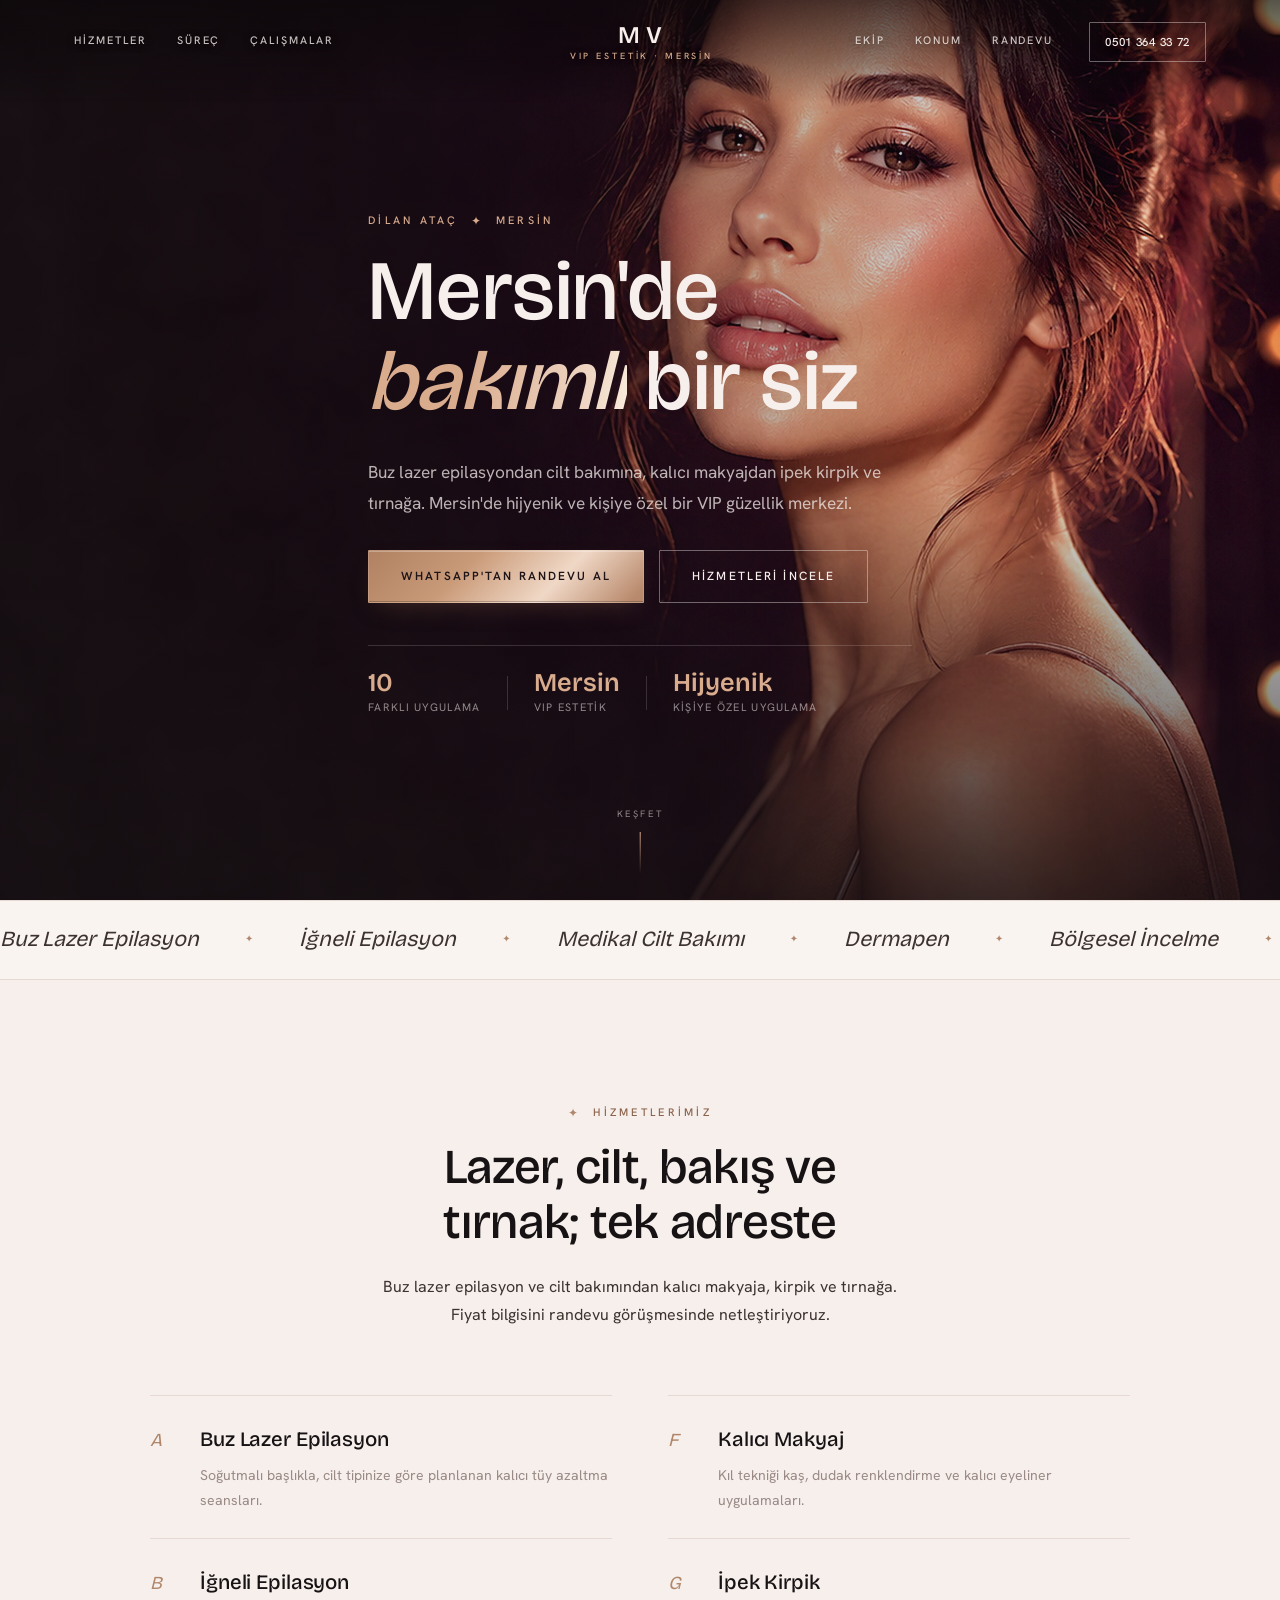
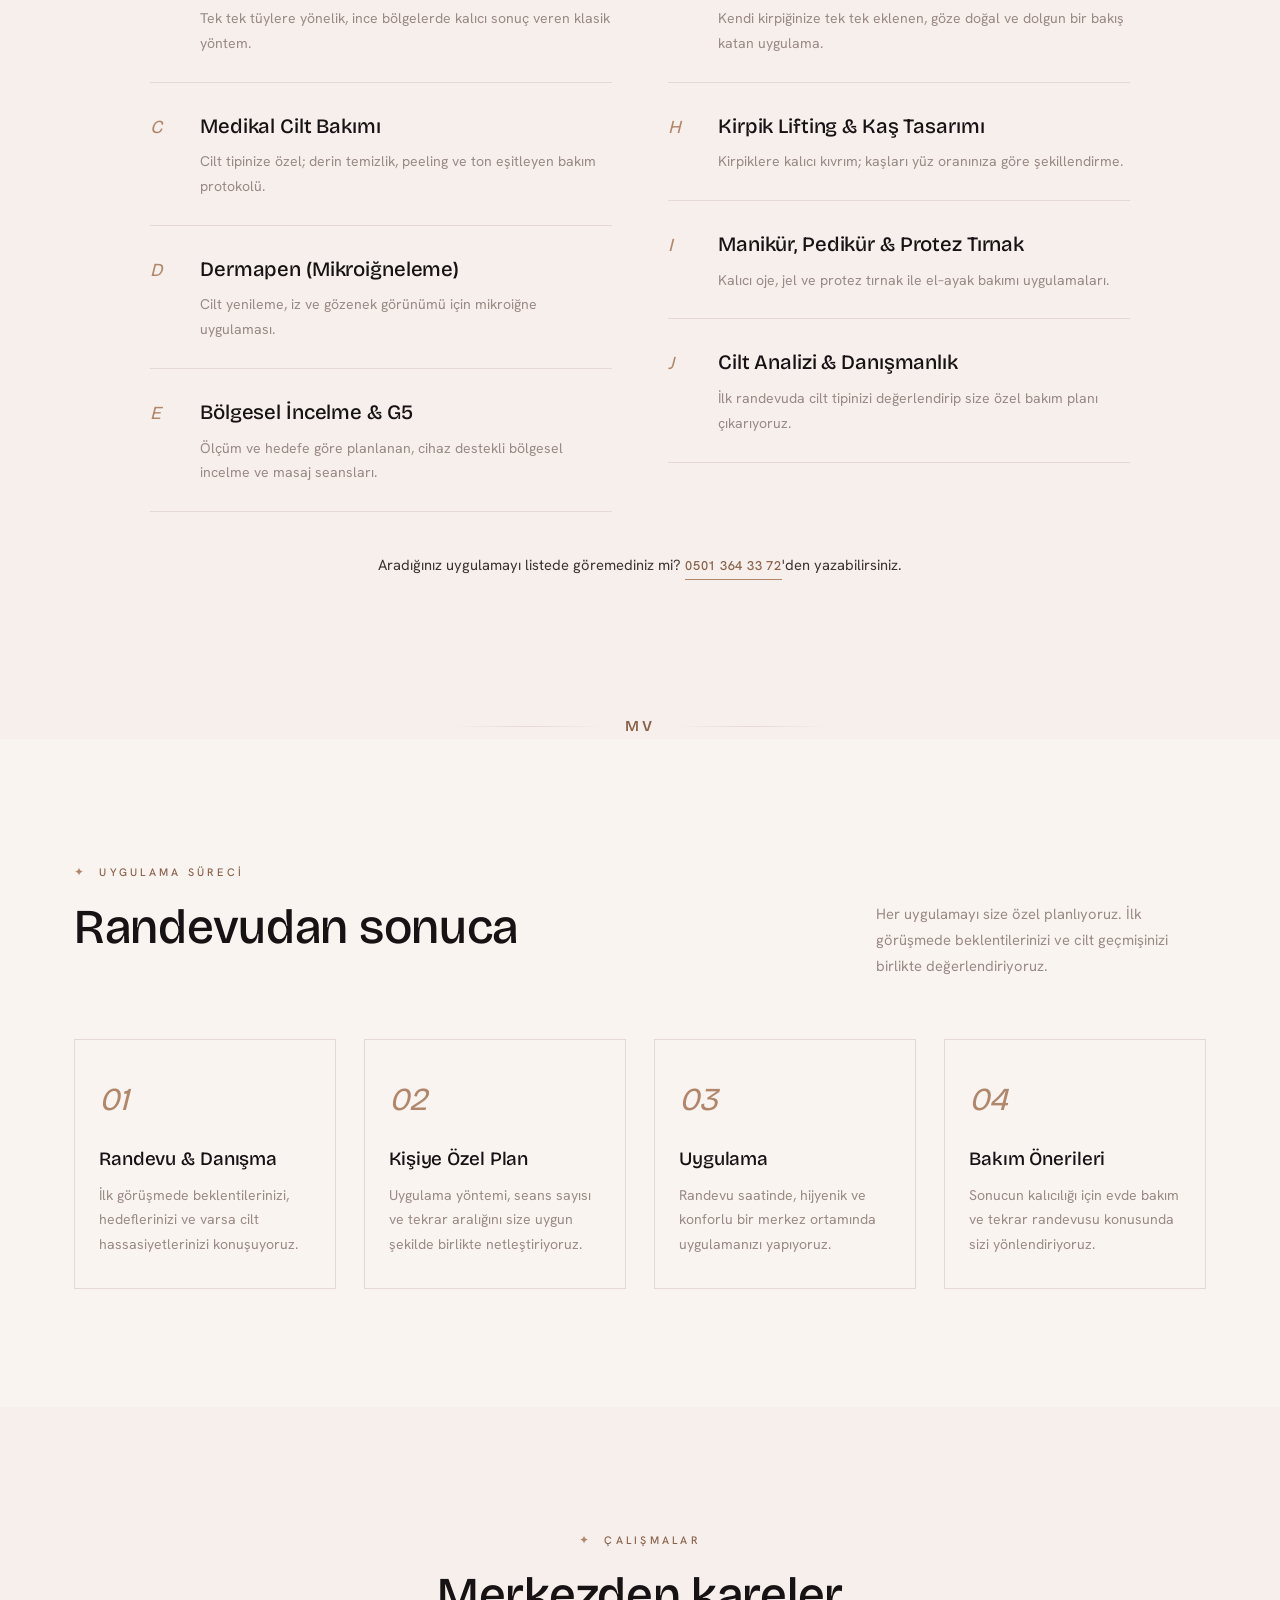
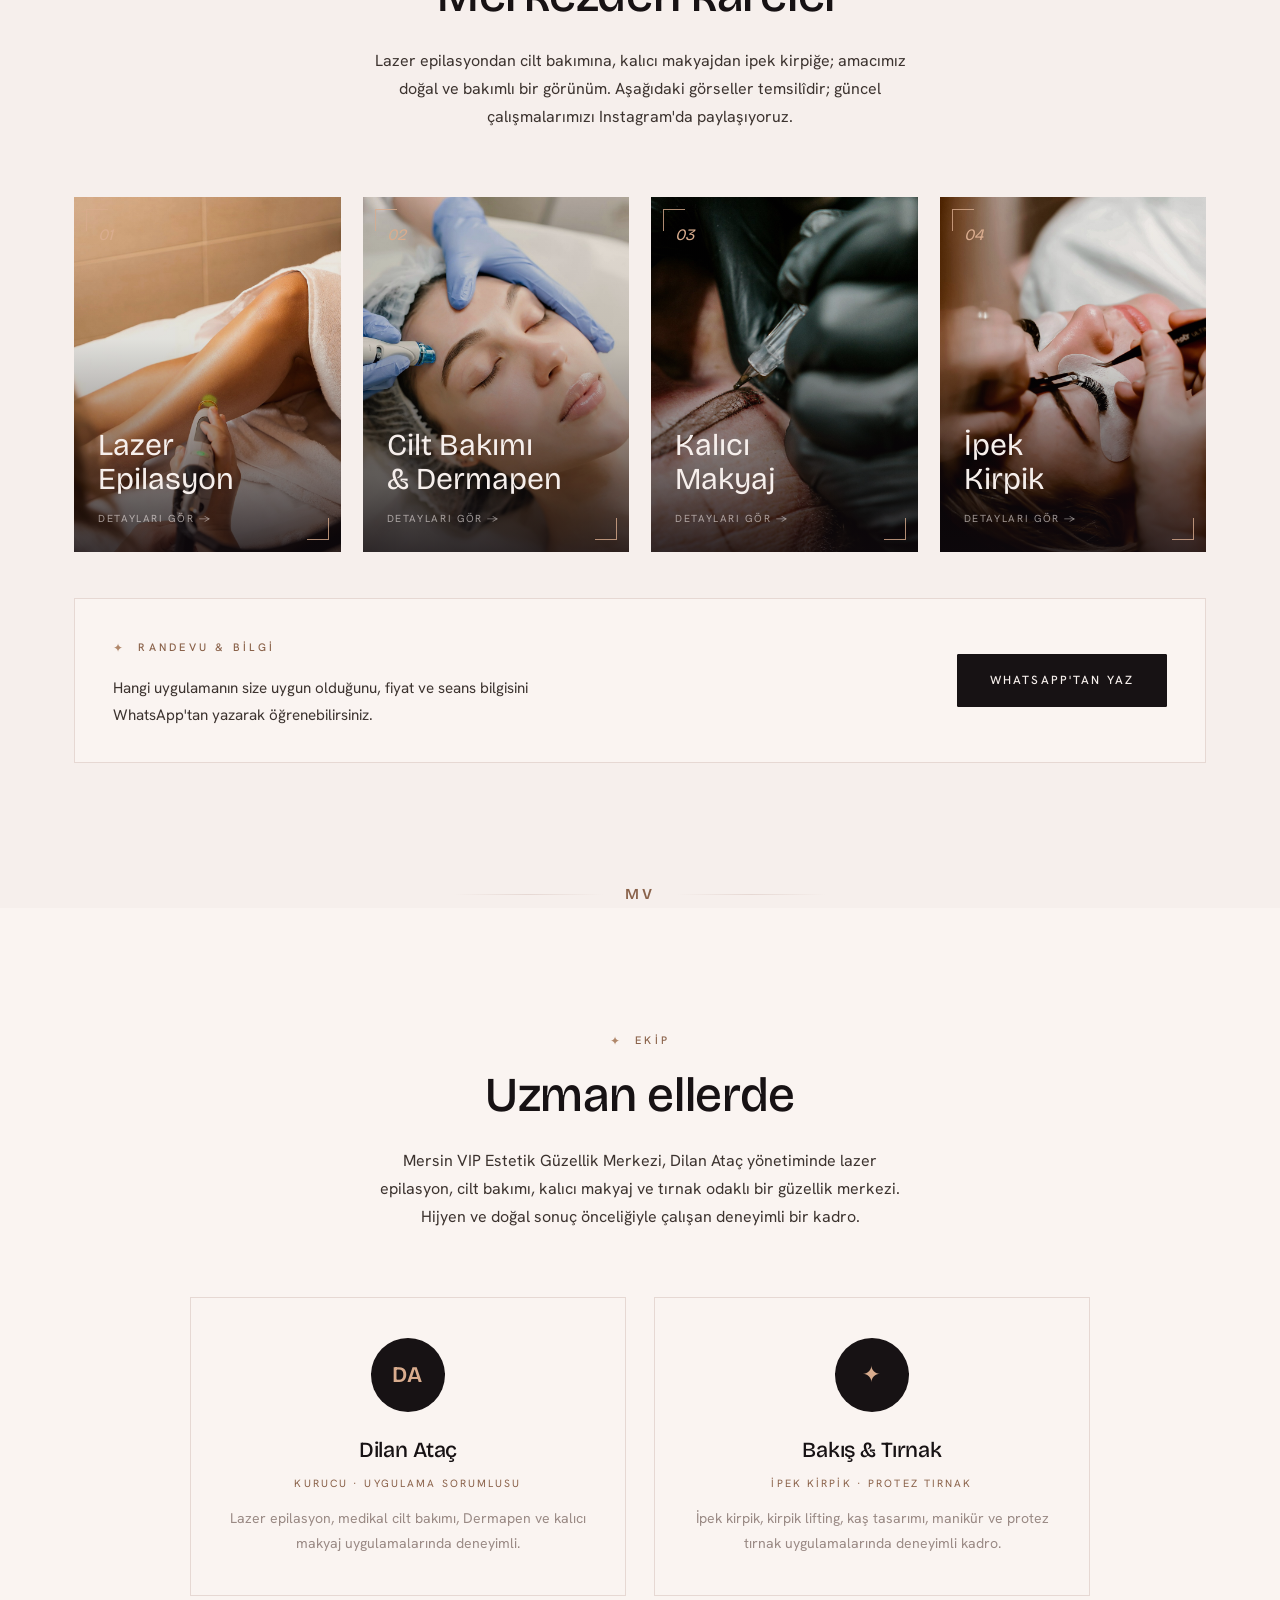
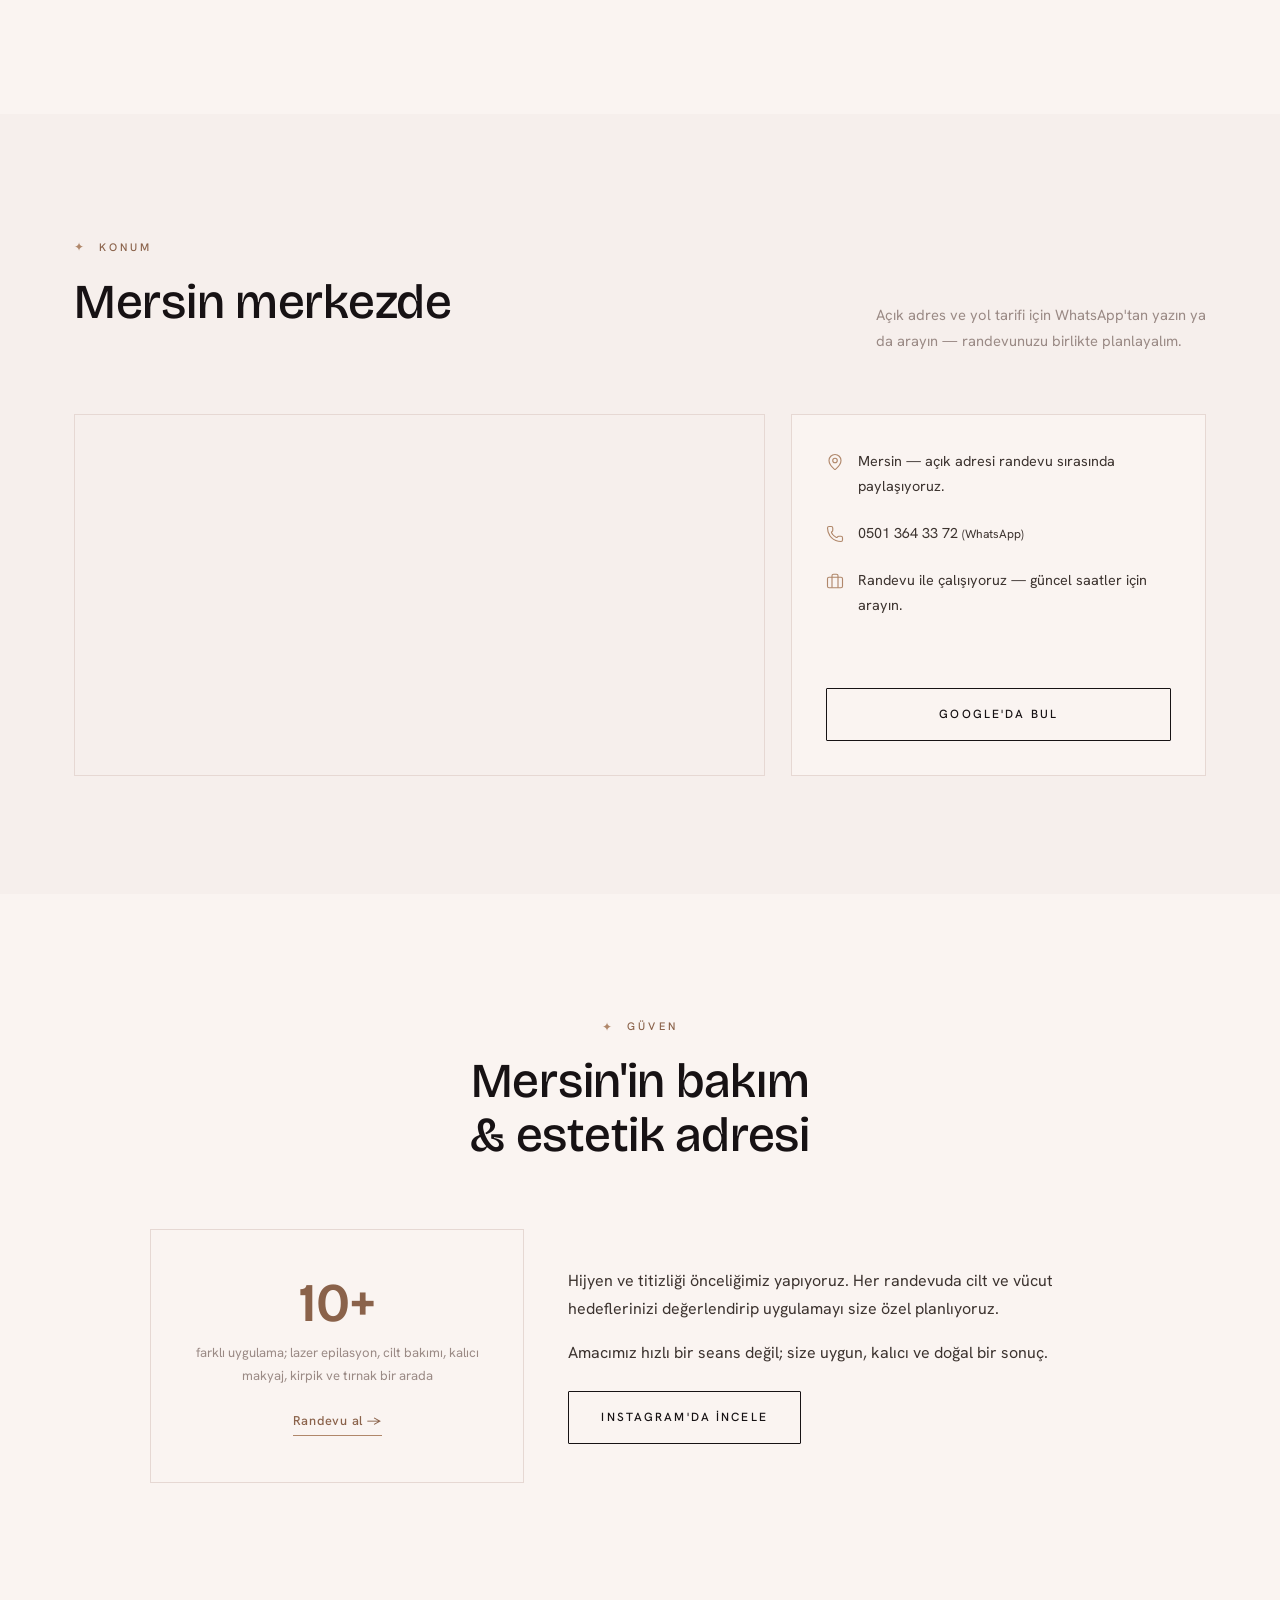
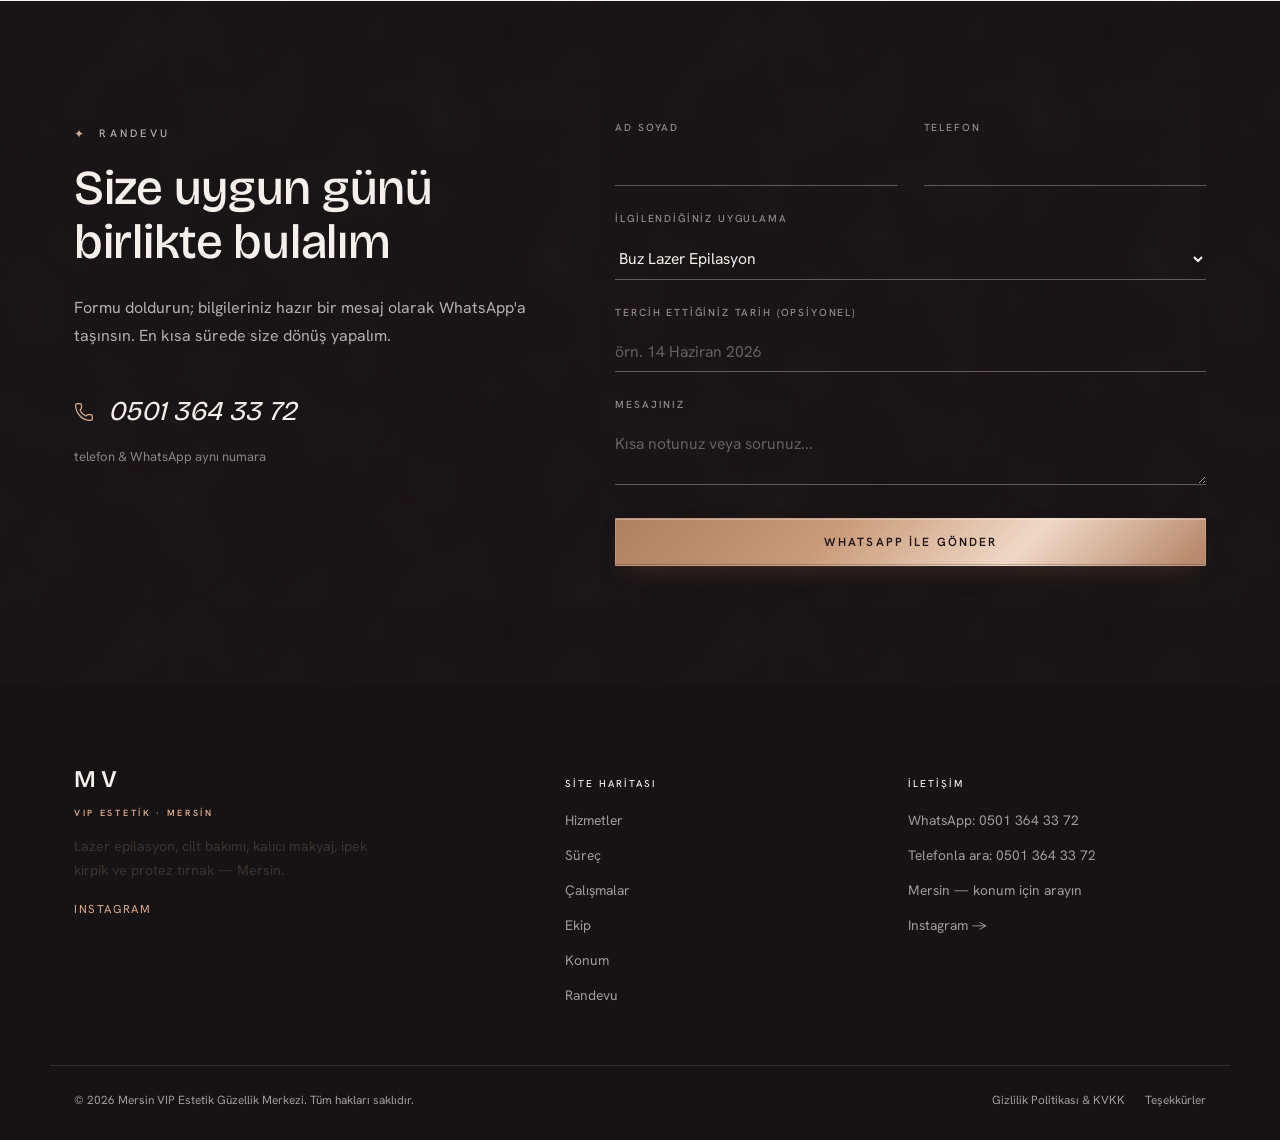
<file: index.html>
<!DOCTYPE html>
<html lang="tr" class="no-js">
<head>
<meta charset="UTF-8">
<script>document.documentElement.classList.remove('no-js');document.documentElement.classList.add('js');</script>
<meta name="viewport" content="width=device-width, initial-scale=1.0">
<meta name="theme-color" content="#171214">
<title>Mersin VIP Estetik Güzellik Merkezi | Lazer Epilasyon, Cilt Bakımı & Kalıcı Makyaj</title>
<meta name="description" content="Mersin VIP Estetik Güzellik Merkezi (Dilan Ataç) — buz lazer epilasyon, iğneli epilasyon, medikal cilt bakımı, Dermapen, bölgesel incelme, kalıcı makyaj, ipek kirpik ve protez tırnak. Hijyenik, kişiye özel. Randevu & WhatsApp: 0501 364 33 72.">
<meta name="robots" content="index, follow">
<meta name="author" content="Mersin VIP Estetik Güzellik Merkezi">
<link rel="canonical" href="https://frostaqemelih.github.io/mersin-vip-estetik/">

<meta property="og:type" content="business.business">
<meta property="og:site_name" content="Mersin VIP Estetik Güzellik Merkezi">
<meta property="og:title" content="Mersin VIP Estetik Güzellik Merkezi | Lazer Epilasyon & Cilt Bakımı">
<meta property="og:description" content="Mersin'de lazer epilasyon, cilt bakımı, kalıcı makyaj, ipek kirpik ve protez tırnak — hijyenik, kişiye özel bir güzellik merkezi. Randevu & WhatsApp: 0501 364 33 72.">
<meta property="og:image" content="https://frostaqemelih.github.io/mersin-vip-estetik/images/og-cover.jpg">
<meta property="og:image:alt" content="Mersin VIP Estetik Güzellik Merkezi — rose gold monogramlı marka görseli">
<meta property="og:url" content="https://frostaqemelih.github.io/mersin-vip-estetik/">
<meta property="og:locale" content="tr_TR">
<meta name="twitter:card" content="summary_large_image">
<meta name="twitter:title" content="Mersin VIP Estetik Güzellik Merkezi | Lazer Epilasyon & Cilt Bakımı">
<meta name="twitter:description" content="Mersin'de lazer epilasyon, cilt bakımı, kalıcı makyaj, ipek kirpik ve protez tırnak. Hijyenik, kişiye özel bir güzellik merkezi. Randevu & WhatsApp: 0501 364 33 72.">
<meta name="twitter:image" content="https://frostaqemelih.github.io/mersin-vip-estetik/images/og-cover.jpg">

<!-- YAYIN NOTU: Meta/OG/JSON-LD/robots.txt/sitemap.xml içindeki https://frostaqemelih.github.io/mersin-vip-estetik adresi
     yer tutucudur. Gerçek alan adı bağlandığında tüm dosyalarda tek seferde değiştirin. -->
<!-- ADRES: İşletmenin açık adresi (mahalle/cadde/no) IG bio'da yoktu; işletmeden alınıp
     JSON-LD "address", Konum bölümü ve harita sorgusu güncellenmelidir. -->
<!-- GOOGLE SEARCH CONSOLE: Doğrulama meta etiketi işletme sahibinin kendi Google hesabıyla
     eklenmelidir; bu adım tarafımızdan tamamlanamaz. Kod alındığında alttaki satırı açın:
<meta name="google-site-verification" content="BURAYA-DOGRULAMA-KODU">
-->

<link rel="icon" href="data:image/svg+xml,%3Csvg xmlns='http://www.w3.org/2000/svg' viewBox='0 0 100 100'%3E%3Crect width='100' height='100' rx='6' fill='%23171214'/%3E%3Ctext x='50' y='62' font-family='Georgia,serif' font-weight='600' font-size='34' fill='%23f0d8c6' text-anchor='middle' letter-spacing='1'%3EMV%3C/text%3E%3C/svg%3E">
<link rel="apple-touch-icon" href="data:image/svg+xml,%3Csvg xmlns='http://www.w3.org/2000/svg' viewBox='0 0 100 100'%3E%3Crect width='100' height='100' fill='%23171214'/%3E%3Ctext x='50' y='62' font-family='Georgia,serif' font-weight='600' font-size='34' fill='%23f0d8c6' text-anchor='middle'%3EMV%3C/text%3E%3C/svg%3E">
<link rel="preconnect" href="https://fonts.googleapis.com">
<link rel="preconnect" href="https://fonts.gstatic.com" crossorigin>
<link rel="stylesheet" href="styles.css?v=2">

<script type="application/ld+json">
{
  "@context": "https://schema.org",
  "@type": "BeautySalon",
  "name": "Mersin VIP Estetik Güzellik Merkezi",
  "image": "https://frostaqemelih.github.io/mersin-vip-estetik/images/og-cover.jpg",
  "description": "Mersin'de buz lazer epilasyon, iğneli epilasyon, medikal cilt bakımı, Dermapen, bölgesel incelme, kalıcı makyaj, ipek kirpik ve protez tırnak sunan güzellik merkezi. Hijyenik; her uygulama kişiye özel planlanır.",
  "url": "https://frostaqemelih.github.io/mersin-vip-estetik/",
  "telephone": "+905013643372",
  "priceRange": "₺₺",
  "address": {
    "@type": "PostalAddress",
    "addressLocality": "Mersin",
    "addressRegion": "Mersin",
    "addressCountry": "TR"
  },
  "areaServed": { "@type": "AdministrativeArea", "name": "Mersin" },
  "sameAs": [
    "https://www.instagram.com/mersinvipestetikguzellik/"
  ],
  "makesOffer": [
    { "@type": "Offer", "itemOffered": { "@type": "Service", "name": "Buz Lazer Epilasyon" } },
    { "@type": "Offer", "itemOffered": { "@type": "Service", "name": "İğneli Epilasyon" } },
    { "@type": "Offer", "itemOffered": { "@type": "Service", "name": "Medikal Cilt Bakımı" } },
    { "@type": "Offer", "itemOffered": { "@type": "Service", "name": "Dermapen (Mikroiğneleme)" } },
    { "@type": "Offer", "itemOffered": { "@type": "Service", "name": "Bölgesel İncelme ve G5" } },
    { "@type": "Offer", "itemOffered": { "@type": "Service", "name": "Kalıcı Makyaj (Microblading ve Dudak)" } },
    { "@type": "Offer", "itemOffered": { "@type": "Service", "name": "İpek Kirpik" } },
    { "@type": "Offer", "itemOffered": { "@type": "Service", "name": "Kirpik Lifting ve Kaş Tasarımı" } },
    { "@type": "Offer", "itemOffered": { "@type": "Service", "name": "Manikür, Pedikür ve Protez Tırnak" } },
    { "@type": "Offer", "itemOffered": { "@type": "Service", "name": "Cilt Analizi ve Danışmanlık" } }
  ]
}
</script>
</head>
<body>

<!-- ================= AÇILIŞ EFEKTİ (LOADER) ================= -->
<div class="loader" id="loader" aria-hidden="true">
  <div class="loader-inner">
    <span class="loader-monogram" aria-hidden="true">
      <svg viewBox="0 0 120 120" width="72" height="72" role="img" aria-label="Mersin VIP Estetik monogramı">
        <circle cx="60" cy="60" r="56" fill="none" stroke="currentColor" stroke-width="1" opacity=".5"/>
        <circle class="loader-ring" cx="60" cy="60" r="56" fill="none" stroke="currentColor" stroke-width="1.6"/>
        <text x="60" y="74" text-anchor="middle" font-family="Georgia, serif" font-size="38" font-weight="600" fill="currentColor" letter-spacing="1">MV</text>
      </svg>
    </span>
    <span class="loader-word">MERSİN VIP</span>
    <span class="loader-line"></span>
  </div>
  <div class="loader-panel loader-panel-top"></div>
  <div class="loader-panel loader-panel-bottom"></div>
</div>
<noscript><style>.loader{display:none!important}</style></noscript>

<a href="#icerik" class="skip-link">İçeriğe geç</a>

<!-- ================= HEADER ================= -->
<header class="header" id="site-header">
  <div class="header-inner">
    <div class="header-side header-side-left">
      <button class="nav-toggle" id="nav-toggle" type="button" aria-label="Menüyü aç" aria-expanded="false" aria-controls="nav-mobile">
        <svg viewBox="0 0 24 24" width="16" height="16" fill="none" stroke="currentColor" stroke-width="1.5" stroke-linecap="round" aria-hidden="true"><path d="M3 6h18M3 12h18M3 18h18"/></svg>
      </button>
      <nav class="nav nav-left" aria-label="Ana menü (sol)">
        <a href="#hizmetler">Hizmetler</a>
        <a href="#surec">Süreç</a>
        <a href="#calismalar">Çalışmalar</a>
      </nav>
    </div>

    <a href="#top" class="logo" aria-label="Mersin VIP Estetik Güzellik Merkezi ana sayfa">
      <span class="logo-name">MV</span>
      <span class="logo-sub">VIP Estetik · Mersin</span>
    </a>

    <div class="header-side header-side-right">
      <nav class="nav nav-right" aria-label="Ana menü (sağ)">
        <a href="#ekip">Ekip</a>
        <a href="#konum">Konum</a>
        <a href="#randevu">Randevu</a>
      </nav>
      <a href="https://wa.me/905013643372" target="_blank" rel="noopener" class="header-phone">0501 364 33 72</a>
    </div>
  </div>
</header>

<nav class="nav-mobile" id="nav-mobile" aria-hidden="true">
  <button class="close-btn" id="nav-close" type="button" aria-label="Menüyü kapat">✕</button>
  <a href="#hizmetler">Hizmetler</a>
  <a href="#surec">Süreç</a>
  <a href="#calismalar">Çalışmalar</a>
  <a href="#ekip">Ekip</a>
  <a href="#konum">Konum</a>
  <a href="#yorumlar">Güven</a>
  <a href="#randevu">Randevu</a>
  <a class="nav-mobile-cta" href="https://wa.me/905013643372?text=Merhaba%2C%20Mersin%20VIP%20Estetik%27ten%20randevu%20almak%20istiyorum." target="_blank" rel="noopener">WhatsApp'tan Randevu</a>
</nav>

<main id="icerik">

  <!-- ================= HERO (sabit giriş görseli) ================= -->
  <section class="scrollhero" id="top">
    <div class="sh-stage">
      <div class="sh-bg" aria-hidden="true">
        <div class="sh-layer is-active" data-layer="0" style="background-image:url('images/hero-1.jpg?v=1')"></div>
        <span class="sh-veil"></span>
        <span class="hero-grain"></span>
      </div>

      <div class="container sh-content">
        <p class="eyebrow eyebrow-light sh-eyebrow">Dilan Ataç <span class="diamond">✦</span> Mersin</p>
        <h1 class="sh-title">
          <span class="line"><span>Mersin'de</span></span>
          <span class="line"><span><em class="shimmer">bakımlı</em> bir siz</span></span>
        </h1>
        <p class="sh-sub">Buz lazer epilasyondan cilt bakımına, kalıcı makyajdan ipek kirpik ve tırnağa. Mersin'de hijyenik ve kişiye özel bir VIP güzellik merkezi.</p>
        <div class="hero-actions sh-actions">
          <a class="btn btn-gold" data-magnetic href="https://wa.me/905013643372?text=Merhaba%2C%20Mersin%20VIP%20Estetik%27ten%20randevu%20almak%20istiyorum." target="_blank" rel="noopener">WhatsApp'tan Randevu Al</a>
          <a class="btn btn-ghost-light" href="#hizmetler">Hizmetleri İncele</a>
        </div>
        <div class="hero-trust sh-trust">
          <div class="trust-item"><strong data-count="10">10</strong><span>farklı uygulama</span></div>
          <span class="trust-sep" aria-hidden="true"></span>
          <div class="trust-item"><strong>Mersin</strong><span>VIP Estetik</span></div>
          <span class="trust-sep" aria-hidden="true"></span>
          <div class="trust-item"><strong>Hijyenik</strong><span>kişiye özel uygulama</span></div>
        </div>
      </div>

      <a href="#hizmetler" class="sh-hint" aria-label="Aşağı kaydır"><span class="sh-hint-word">Keşfet</span><span class="sh-hint-line"></span></a>
    </div>
  </section>

  <!-- ================= MARQUEE ŞERİDİ ================= -->
  <div class="marquee" aria-hidden="true">
    <div class="marquee-track">
      <span>Buz Lazer Epilasyon</span><span>İğneli Epilasyon</span><span>Medikal Cilt Bakımı</span><span>Dermapen</span><span>Bölgesel İncelme</span><span>G5 Masaj</span><span>Kalıcı Makyaj</span><span>İpek Kirpik</span><span>Kaş Tasarımı</span><span>Protez Tırnak</span><span>Buz Lazer Epilasyon</span><span>İğneli Epilasyon</span><span>Medikal Cilt Bakımı</span><span>Dermapen</span><span>Bölgesel İncelme</span><span>G5 Masaj</span><span>Kalıcı Makyaj</span><span>İpek Kirpik</span><span>Kaş Tasarımı</span><span>Protez Tırnak</span>
    </div>
  </div>

  <!-- ================= HİZMETLER ================= -->
  <section id="hizmetler" class="section">
    <div class="container">
      <div class="section-head reveal">
        <p class="eyebrow"><span class="diamond">✦</span> Hizmetlerimiz</p>
        <h2 class="section-title">Lazer, cilt, bakış ve tırnak; tek adreste</h2>
        <p class="section-lead">Buz lazer epilasyon ve cilt bakımından kalıcı makyaja, kirpik ve tırnağa. Fiyat bilgisini randevu görüşmesinde netleştiriyoruz.</p>
      </div>

      <div class="menu">
        <div class="menu-col">
          <article class="menu-row">
            <span class="menu-idx">A</span>
            <div class="menu-body"><h3>Buz Lazer Epilasyon</h3><p>Soğutmalı başlıkla, cilt tipinize göre planlanan kalıcı tüy azaltma seansları.</p></div>
          </article>
          <article class="menu-row">
            <span class="menu-idx">B</span>
            <div class="menu-body"><h3>İğneli Epilasyon</h3><p>Tek tek tüylere yönelik, ince bölgelerde kalıcı sonuç veren klasik yöntem.</p></div>
          </article>
          <article class="menu-row">
            <span class="menu-idx">C</span>
            <div class="menu-body"><h3>Medikal Cilt Bakımı</h3><p>Cilt tipinize özel; derin temizlik, peeling ve ton eşitleyen bakım protokolü.</p></div>
          </article>
          <article class="menu-row">
            <span class="menu-idx">D</span>
            <div class="menu-body"><h3>Dermapen (Mikroiğneleme)</h3><p>Cilt yenileme, iz ve gözenek görünümü için mikroiğne uygulaması.</p></div>
          </article>
          <article class="menu-row">
            <span class="menu-idx">E</span>
            <div class="menu-body"><h3>Bölgesel İncelme &amp; G5</h3><p>Ölçüm ve hedefe göre planlanan, cihaz destekli bölgesel incelme ve masaj seansları.</p></div>
          </article>
        </div>
        <div class="menu-col">
          <article class="menu-row">
            <span class="menu-idx">F</span>
            <div class="menu-body"><h3>Kalıcı Makyaj</h3><p>Kıl tekniği kaş, dudak renklendirme ve kalıcı eyeliner uygulamaları.</p></div>
          </article>
          <article class="menu-row">
            <span class="menu-idx">G</span>
            <div class="menu-body"><h3>İpek Kirpik</h3><p>Kendi kirpiğinize tek tek eklenen, göze doğal ve dolgun bir bakış katan uygulama.</p></div>
          </article>
          <article class="menu-row">
            <span class="menu-idx">H</span>
            <div class="menu-body"><h3>Kirpik Lifting &amp; Kaş Tasarımı</h3><p>Kirpiklere kalıcı kıvrım; kaşları yüz oranınıza göre şekillendirme.</p></div>
          </article>
          <article class="menu-row">
            <span class="menu-idx">I</span>
            <div class="menu-body"><h3>Manikür, Pedikür &amp; Protez Tırnak</h3><p>Kalıcı oje, jel ve protez tırnak ile el–ayak bakımı uygulamaları.</p></div>
          </article>
          <article class="menu-row">
            <span class="menu-idx">J</span>
            <div class="menu-body"><h3>Cilt Analizi &amp; Danışmanlık</h3><p>İlk randevuda cilt tipinizi değerlendirip size özel bakım planı çıkarıyoruz.</p></div>
          </article>
        </div>
      </div>

      <div class="menu-note reveal">
        <p>Aradığınız uygulamayı listede göremediniz mi? <a class="link-gold" href="https://wa.me/905013643372" target="_blank" rel="noopener">0501 364 33 72</a>'den yazabilirsiniz.</p>
      </div>
    </div>
  </section>

  <div class="monogram-divider" aria-hidden="true"><span></span><b>MV</b><span></span></div>

  <!-- ================= UYGULAMA SÜRECİ ================= -->
  <section id="surec" class="section section-alt">
    <div class="container">
      <div class="section-head split reveal">
        <div>
          <p class="eyebrow"><span class="diamond">✦</span> Uygulama Süreci</p>
          <h2 class="section-title">Randevudan sonuca</h2>
        </div>
        <p class="section-note">Her uygulamayı size özel planlıyoruz. İlk görüşmede beklentilerinizi ve cilt geçmişinizi birlikte değerlendiriyoruz.</p>
      </div>

      <ol class="steps">
        <li class="step reveal">
          <span class="step-no">01</span>
          <h3>Randevu &amp; Danışma</h3>
          <p>İlk görüşmede beklentilerinizi, hedeflerinizi ve varsa cilt hassasiyetlerinizi konuşuyoruz.</p>
        </li>
        <li class="step reveal">
          <span class="step-no">02</span>
          <h3>Kişiye Özel Plan</h3>
          <p>Uygulama yöntemi, seans sayısı ve tekrar aralığını size uygun şekilde birlikte netleştiriyoruz.</p>
        </li>
        <li class="step reveal">
          <span class="step-no">03</span>
          <h3>Uygulama</h3>
          <p>Randevu saatinde, hijyenik ve konforlu bir merkez ortamında uygulamanızı yapıyoruz.</p>
        </li>
        <li class="step reveal">
          <span class="step-no">04</span>
          <h3>Bakım Önerileri</h3>
          <p>Sonucun kalıcılığı için evde bakım ve tekrar randevusu konusunda sizi yönlendiriyoruz.</p>
        </li>
      </ol>
    </div>
  </section>

  <!-- ================= ÇALIŞMALAR / INSTAGRAM ================= -->
  <section id="calismalar" class="section">
    <div class="container">
      <div class="section-head reveal">
        <p class="eyebrow"><span class="diamond">✦</span> Çalışmalar</p>
        <h2 class="section-title">Merkezden kareler</h2>
        <p class="section-lead">Lazer epilasyondan cilt bakımına, kalıcı makyajdan ipek kirpiğe; amacımız doğal ve bakımlı bir görünüm. Aşağıdaki görseller temsilîdir; güncel çalışmalarımızı Instagram'da paylaşıyoruz.</p>
      </div>

      <div class="lookbook">
        <a class="look-card" href="https://www.instagram.com/mersinvipestetikguzellik/" target="_blank" rel="noopener">
          <img class="look-photo" src="images/calisma-1.jpg" alt="Mersin VIP Estetik buz lazer epilasyon — temsilî görsel" loading="lazy">
          <span class="look-corner tl"></span><span class="look-corner br"></span>
          <span class="look-kicker">01</span>
          <span class="look-word">Lazer<br>Epilasyon</span>
          <span class="look-go">Detayları gör →</span>
        </a>
        <a class="look-card" href="https://www.instagram.com/mersinvipestetikguzellik/" target="_blank" rel="noopener">
          <img class="look-photo" src="images/calisma-2.jpg" alt="Mersin VIP Estetik medikal cilt bakımı ve Dermapen — temsilî görsel" loading="lazy">
          <span class="look-corner tl"></span><span class="look-corner br"></span>
          <span class="look-kicker">02</span>
          <span class="look-word">Cilt Bakımı<br>&amp; Dermapen</span>
          <span class="look-go">Detayları gör →</span>
        </a>
        <a class="look-card" href="https://www.instagram.com/mersinvipestetikguzellik/" target="_blank" rel="noopener">
          <img class="look-photo" src="images/calisma-3.jpg" alt="Mersin VIP Estetik kalıcı makyaj ve microblading — temsilî görsel" loading="lazy">
          <span class="look-corner tl"></span><span class="look-corner br"></span>
          <span class="look-kicker">03</span>
          <span class="look-word">Kalıcı<br>Makyaj</span>
          <span class="look-go">Detayları gör →</span>
        </a>
        <a class="look-card" href="https://www.instagram.com/mersinvipestetikguzellik/" target="_blank" rel="noopener">
          <img class="look-photo" src="images/calisma-4.jpg" alt="Mersin VIP Estetik ipek kirpik uygulaması — temsilî görsel" loading="lazy">
          <span class="look-corner tl"></span><span class="look-corner br"></span>
          <span class="look-kicker">04</span>
          <span class="look-word">İpek<br>Kirpik</span>
          <span class="look-go">Detayları gör →</span>
        </a>
      </div>

      <!-- FOTOĞRAF EKLEME: İşletmenin kendi çektiği/rıza verdiği gerçek öncesi–sonrası kareleri
           hazır olduğunda calisma-1..4.jpg dosyalarını değiştirin. Yönerge: images/README.txt.
           Öncesi/sonrası görselleri yalnızca müşteri rızasıyla ve gerçek kareyle eklenmelidir; asla üretilmez. -->

      <div class="ig-callout reveal">
        <div>
          <p class="eyebrow"><span class="diamond">✦</span> Randevu &amp; Bilgi</p>
          <p class="ig-text">Hangi uygulamanın size uygun olduğunu, fiyat ve seans bilgisini WhatsApp'tan yazarak öğrenebilirsiniz.</p>
        </div>
        <a class="btn btn-dark" href="https://wa.me/905013643372?text=Merhaba%2C%20Mersin%20VIP%20Estetik%20hakk%C4%B1nda%20bilgi%20almak%20istiyorum." target="_blank" rel="noopener">WhatsApp'tan Yaz</a>
      </div>
    </div>
  </section>

  <div class="monogram-divider" aria-hidden="true"><span></span><b>MV</b><span></span></div>

  <!-- ================= EKİP ================= -->
  <section id="ekip" class="section section-alt">
    <div class="container">
      <div class="section-head reveal">
        <p class="eyebrow"><span class="diamond">✦</span> Ekip</p>
        <h2 class="section-title">Uzman ellerde</h2>
        <p class="section-lead">Mersin VIP Estetik Güzellik Merkezi, Dilan Ataç yönetiminde lazer epilasyon, cilt bakımı, kalıcı makyaj ve tırnak odaklı bir güzellik merkezi. Hijyen ve doğal sonuç önceliğiyle çalışan deneyimli bir kadro.</p>
      </div>

      <div class="team">
        <article class="team-card reveal">
          <span class="team-avatar" aria-hidden="true">DA</span>
          <h3>Dilan Ataç</h3>
          <p class="team-role">Kurucu · Uygulama Sorumlusu</p>
          <p>Lazer epilasyon, medikal cilt bakımı, Dermapen ve kalıcı makyaj uygulamalarında deneyimli.</p>
        </article>
        <article class="team-card reveal">
          <span class="team-avatar" aria-hidden="true">✦</span>
          <h3>Bakış &amp; Tırnak</h3>
          <p class="team-role">İpek Kirpik · Protez Tırnak</p>
          <p>İpek kirpik, kirpik lifting, kaş tasarımı, manikür ve protez tırnak uygulamalarında deneyimli kadro.</p>
        </article>
      </div>
      <!-- EKİP FOTOĞRAFI: Belirli kişilerin yapay zekâ ile üretilmiş görselleri kullanılmaz.
           Gerçek ekip fotoğrafları geldiğinde avatarların yerine eklenebilir (images/README.txt). -->
    </div>
  </section>

  <!-- ================= KONUM ================= -->
  <section id="konum" class="section">
    <div class="container">
      <div class="section-head split reveal">
        <div>
          <p class="eyebrow"><span class="diamond">✦</span> Konum</p>
          <h2 class="section-title">Mersin merkezde</h2>
        </div>
        <p class="section-note">Açık adres ve yol tarifi için WhatsApp'tan yazın ya da arayın — randevunuzu birlikte planlayalım.</p>
      </div>

      <div class="location-layout">
        <div class="map-frame reveal reveal-left">
          <iframe
            title="Mersin VIP Estetik Güzellik Merkezi konum haritası"
            src="https://www.google.com/maps?q=Mersin%20VIP%20Estetik%20G%C3%BCzellik%20Merkezi%20Dilan%20Ata%C3%A7%20Mersin&output=embed"
            loading="lazy" referrerpolicy="no-referrer-when-downgrade"></iframe>
        </div>
        <div class="location-card reveal reveal-right">
          <div class="info-item">
            <svg class="icon" viewBox="0 0 24 24" fill="none" stroke="currentColor" stroke-width="1.5" aria-hidden="true"><path d="M20 10c0 4.993-5.539 10.193-7.399 11.799a1 1 0 0 1-1.202 0C9.539 20.193 4 14.993 4 10a8 8 0 0 1 16 0"/><circle cx="12" cy="10" r="3"/></svg>
            <span>Mersin — açık adresi randevu sırasında paylaşıyoruz.</span>
          </div>
          <div class="info-item">
            <svg class="icon" viewBox="0 0 24 24" fill="none" stroke="currentColor" stroke-width="1.5" aria-hidden="true"><path d="M13.832 16.568a1 1 0 0 0 1.213-.303l.355-.465A2 2 0 0 1 17 15h3a2 2 0 0 1 2 2v3a2 2 0 0 1-2 2A18 18 0 0 1 2 4a2 2 0 0 1 2-2h3a2 2 0 0 1 2 2v3a2 2 0 0 1-.8 1.6l-.468.351a1 1 0 0 0-.292 1.233 14 14 0 0 0 6.392 6.384"/></svg>
            <span><a href="https://wa.me/905013643372" target="_blank" rel="noopener">0501 364 33 72</a> <small>(WhatsApp)</small></span>
          </div>
          <div class="info-item">
            <svg class="icon" viewBox="0 0 24 24" fill="none" stroke="currentColor" stroke-width="1.5" aria-hidden="true"><rect x="2" y="7" width="20" height="14" rx="2"/><path d="M16 21V5a2 2 0 0 0-2-2h-4a2 2 0 0 0-2 2v16"/></svg>
            <span>Randevu ile çalışıyoruz — güncel saatler için arayın.</span>
          </div>
          <a href="https://www.google.com/maps/search/?api=1&query=Mersin%20VIP%20Estetik%20G%C3%BCzellik%20Merkezi%20Mersin" target="_blank" rel="noopener" class="btn btn-ghost btn-block">Google'da Bul</a>
        </div>
      </div>
    </div>
  </section>

  <!-- ================= YORUMLAR / GÜVEN ================= -->
  <section id="yorumlar" class="section section-alt">
    <div class="container">
      <div class="section-head reveal">
        <p class="eyebrow" style="justify-content:center;"><span class="diamond">✦</span> Güven</p>
        <h2 class="section-title">Mersin'in bakım &amp; estetik adresi</h2>
      </div>

      <div class="trust-grid">
        <div class="trust-stat reveal reveal-left">
          <p class="trust-huge"><span data-count="10">10</span>+</p>
          <p class="trust-cap">farklı uygulama; lazer epilasyon, cilt bakımı, kalıcı makyaj, kirpik ve tırnak bir arada</p>
          <a class="link-gold" href="https://wa.me/905013643372" target="_blank" rel="noopener">Randevu al →</a>
        </div>
        <div class="trust-copy reveal reveal-right">
          <p>Hijyen ve titizliği önceliğimiz yapıyoruz. Her randevuda cilt ve vücut hedeflerinizi değerlendirip uygulamayı size özel planlıyoruz.</p>
          <p>Amacımız hızlı bir seans değil; size uygun, kalıcı ve doğal bir sonuç.</p>
          <a class="btn btn-ghost" href="https://www.instagram.com/mersinvipestetikguzellik/" target="_blank" rel="noopener">Instagram'da İncele</a>
        </div>
      </div>
      <!-- GERÇEK YORUMLAR: İşletmenin onayladığı Google/Instagram yorumları geldiğinde,
           yorum kartları (isim + metin) bu alana eklenmelidir. Yorum ve isim asla uydurulmaz. -->
    </div>
  </section>

  <!-- ================= RANDEVU ================= -->
  <section id="randevu" class="section section-dark">
    <div class="container appointment-grid">
      <div class="reveal">
        <p class="eyebrow eyebrow-light"><span class="diamond">✦</span> Randevu</p>
        <h2 class="section-title">Size uygun günü birlikte bulalım</h2>
        <p>Formu doldurun; bilgileriniz hazır bir mesaj olarak WhatsApp'a taşınsın. En kısa sürede size dönüş yapalım.</p>
        <a href="https://wa.me/905013643372" target="_blank" rel="noopener" class="direct-link">
          <svg class="icon" viewBox="0 0 24 24" fill="none" stroke="currentColor" stroke-width="1.5" aria-hidden="true"><path d="M13.832 16.568a1 1 0 0 0 1.213-.303l.355-.465A2 2 0 0 1 17 15h3a2 2 0 0 1 2 2v3a2 2 0 0 1-2 2A18 18 0 0 1 2 4a2 2 0 0 1 2-2h3a2 2 0 0 1 2 2v3a2 2 0 0 1-.8 1.6l-.468.351a1 1 0 0 0-.292 1.233 14 14 0 0 0 6.392 6.384"/></svg>
          0501 364 33 72
        </a>
        <span class="direct-note">telefon &amp; WhatsApp aynı numara</span>
      </div>

      <form class="reveal" id="contact-form" novalidate>
        <div class="form-grid">
          <div class="field">
            <label for="ad">Ad Soyad</label>
            <input type="text" id="ad" name="ad" required autocomplete="name">
          </div>
          <div class="field">
            <label for="telefon">Telefon</label>
            <input type="tel" id="telefon" name="telefon" required autocomplete="tel" inputmode="tel">
          </div>
          <div class="field full">
            <label for="hizmet">İlgilendiğiniz Uygulama</label>
            <select id="hizmet" name="hizmet">
              <option>Buz Lazer Epilasyon</option>
              <option>İğneli Epilasyon</option>
              <option>Medikal Cilt Bakımı</option>
              <option>Dermapen (Mikroiğneleme)</option>
              <option>Bölgesel İncelme &amp; G5</option>
              <option>Kalıcı Makyaj</option>
              <option>İpek Kirpik</option>
              <option>Kirpik Lifting &amp; Kaş Tasarımı</option>
              <option>Manikür, Pedikür &amp; Protez Tırnak</option>
              <option>Cilt Analizi &amp; Danışmanlık</option>
              <option>Diğer</option>
            </select>
          </div>
          <div class="field full">
            <label for="tarih">Tercih Ettiğiniz Tarih (opsiyonel)</label>
            <input type="text" id="tarih" name="tarih" placeholder="örn. 14 Haziran 2026" autocomplete="off">
          </div>
          <div class="field full">
            <label for="mesaj">Mesajınız</label>
            <textarea id="mesaj" name="mesaj" rows="2" placeholder="Kısa notunuz veya sorunuz..."></textarea>
          </div>
        </div>
        <button type="submit" class="btn btn-gold btn-block">WhatsApp ile Gönder</button>
        <p class="form-success" id="form-success" role="status">
          Teşekkürler! WhatsApp'a yönlendiriliyorsunuz — mesajı gönderdiğinizde en kısa sürede size dönüş yapacağız.
          <a href="tesekkurler.html">Detaylı bilgi →</a>
        </p>
      </form>
    </div>
  </section>

</main>

<!-- ================= STICKY MOBİL CTA ================= -->
<div class="mobile-cta">
  <a class="mcta-call" href="tel:+905013643372">Ara</a>
  <a class="mcta-wa" href="https://wa.me/905013643372?text=Merhaba%2C%20Mersin%20VIP%20Estetik%27ten%20randevu%20almak%20istiyorum." target="_blank" rel="noopener">WhatsApp</a>
</div>

<!-- ================= FOOTER ================= -->
<footer class="footer">
  <div class="footer-inner">
    <div class="footer-brand">
      <p class="footer-logo">MV<span>VIP Estetik · Mersin</span></p>
      <p class="footer-tagline">Lazer epilasyon, cilt bakımı, kalıcı makyaj, ipek kirpik ve protez tırnak — Mersin.</p>
      <div class="footer-social">
        <a href="https://www.instagram.com/mersinvipestetikguzellik/" target="_blank" rel="noopener" aria-label="Instagram">Instagram</a>
      </div>
    </div>
    <div class="footer-col">
      <h5>Site Haritası</h5>
      <a href="#hizmetler">Hizmetler</a>
      <a href="#surec">Süreç</a>
      <a href="#calismalar">Çalışmalar</a>
      <a href="#ekip">Ekip</a>
      <a href="#konum">Konum</a>
      <a href="#randevu">Randevu</a>
    </div>
    <div class="footer-col">
      <h5>İletişim</h5>
      <a href="https://wa.me/905013643372" target="_blank" rel="noopener">WhatsApp: 0501 364 33 72</a>
      <a href="tel:+905013643372">Telefonla ara: 0501 364 33 72</a>
      <a href="https://www.google.com/maps/search/?api=1&query=Mersin%20VIP%20Estetik%20G%C3%BCzellik%20Merkezi%20Mersin" target="_blank" rel="noopener">Mersin — konum için arayın</a>
      <a href="https://www.instagram.com/mersinvipestetikguzellik/" target="_blank" rel="noopener">Instagram →</a>
    </div>
  </div>
  <div class="footer-bottom">
    <span>© <span id="year"></span> Mersin VIP Estetik Güzellik Merkezi. Tüm hakları saklıdır.</span>
    <span class="footer-legal-links">
      <a href="gizlilik-politikasi.html">Gizlilik Politikası &amp; KVKK</a>
      <a href="tesekkurler.html">Teşekkürler</a>
    </span>
  </div>
</footer>

<script src="script.js?v=1"></script>
</body>
</html>
</file>
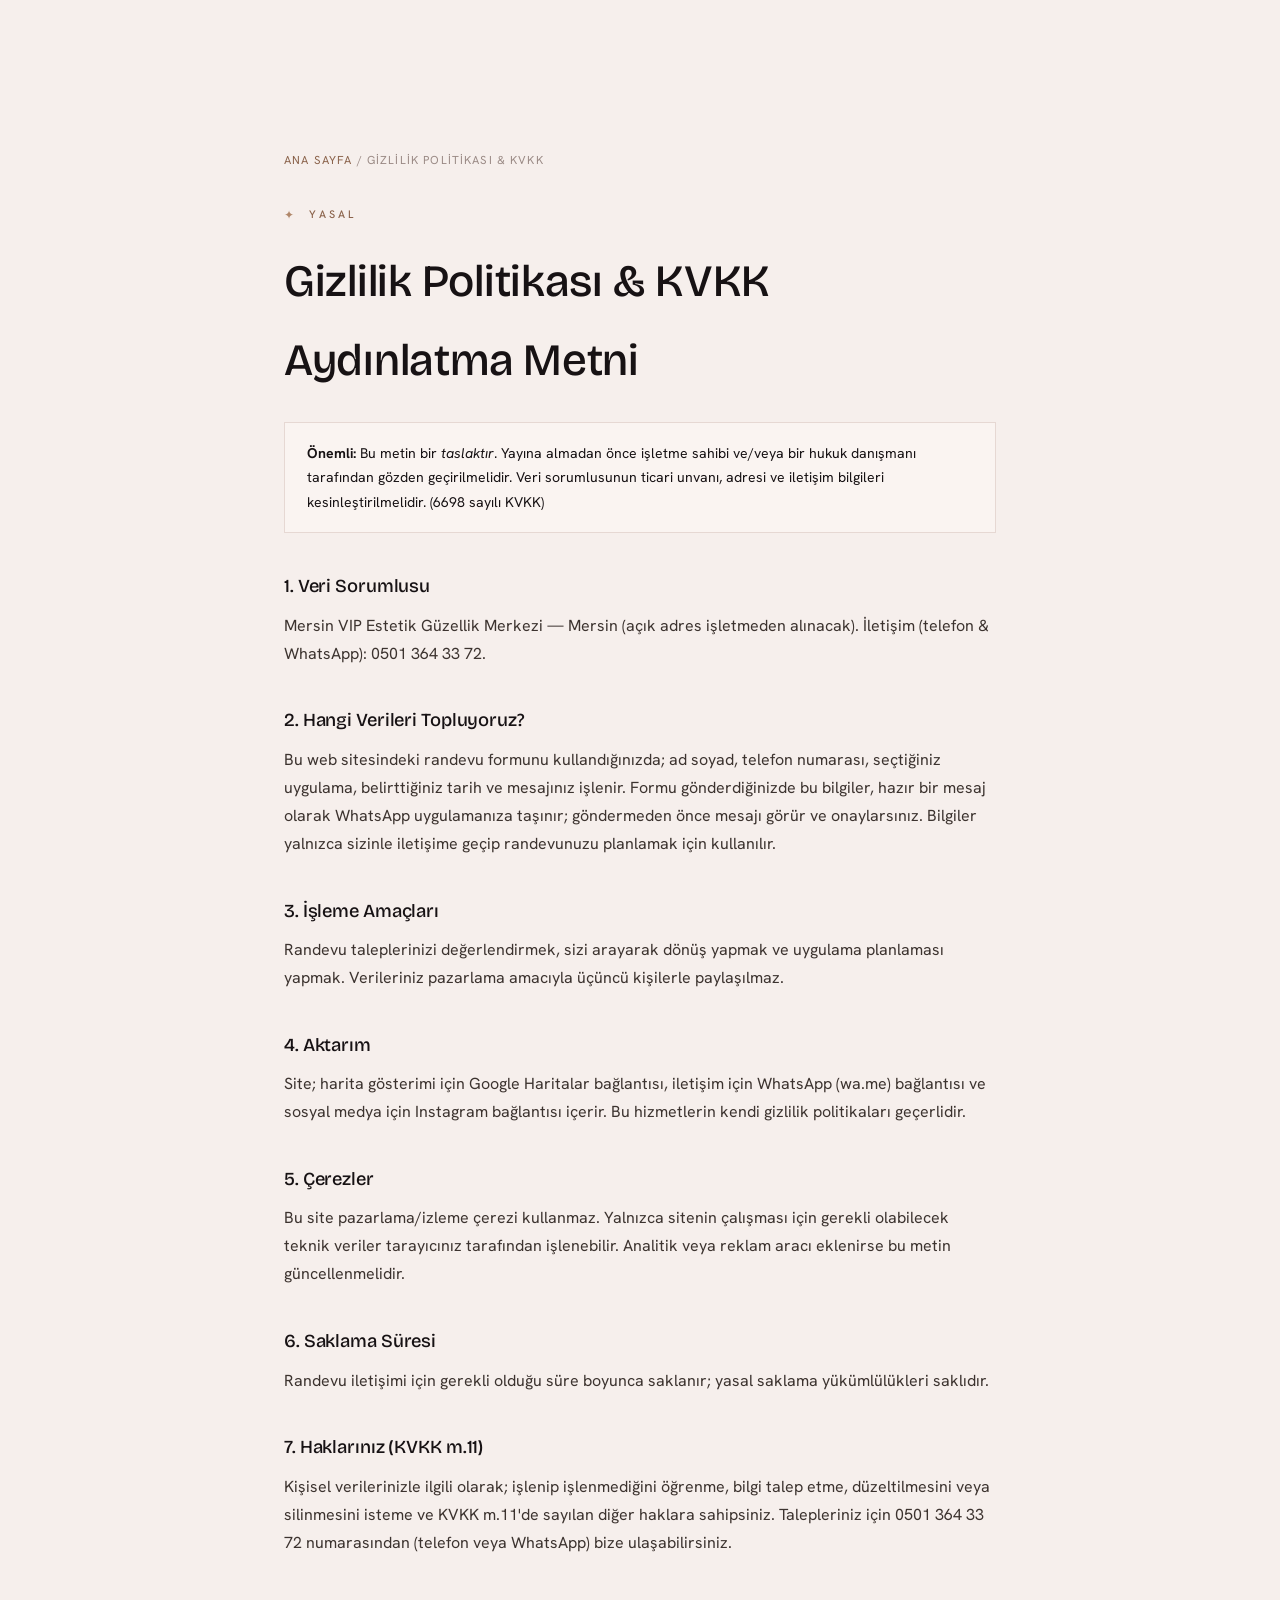
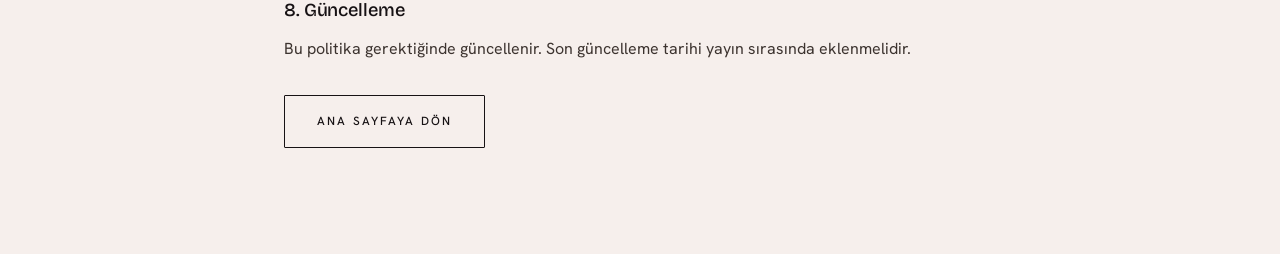
<file: gizlilik-politikasi.html>
<!DOCTYPE html>
<html lang="tr">
<head>
<meta charset="UTF-8">
<meta name="viewport" content="width=device-width, initial-scale=1.0">
<meta name="theme-color" content="#171214">
<title>Gizlilik Politikası & KVKK Aydınlatma Metni | Mersin VIP Estetik Güzellik Merkezi</title>
<meta name="description" content="Mersin VIP Estetik Güzellik Merkezi web sitesi gizlilik politikası ve KVKK aydınlatma metni.">
<meta name="robots" content="noindex, follow">
<link rel="icon" href="data:image/svg+xml,%3Csvg xmlns='http://www.w3.org/2000/svg' viewBox='0 0 100 100'%3E%3Crect width='100' height='100' rx='6' fill='%23171214'/%3E%3Ctext x='50' y='62' font-family='Georgia,serif' font-weight='600' font-size='38' fill='%23f0d8c6' text-anchor='middle'%3EMV%3C/text%3E%3C/svg%3E">
<link rel="preconnect" href="https://fonts.googleapis.com">
<link rel="preconnect" href="https://fonts.gstatic.com" crossorigin>
<link rel="stylesheet" href="styles.css?v=2">
</head>
<body>
<main class="subpage">
  <nav class="breadcrumb" aria-label="Sayfa yolu"><a href="index.html">Ana Sayfa</a> / Gizlilik Politikası &amp; KVKK</nav>
  <p class="eyebrow"><span class="diamond">✦</span> Yasal</p>
  <h1>Gizlilik Politikası &amp; KVKK Aydınlatma Metni</h1>

  <div class="notice">
    <strong>Önemli:</strong> Bu metin bir <em>taslaktır</em>. Yayına almadan önce işletme sahibi ve/veya bir hukuk danışmanı tarafından gözden geçirilmelidir. Veri sorumlusunun ticari unvanı, adresi ve iletişim bilgileri kesinleştirilmelidir. (6698 sayılı KVKK)
  </div>

  <h2>1. Veri Sorumlusu</h2>
  <p>Mersin VIP Estetik Güzellik Merkezi — Mersin (açık adres işletmeden alınacak). İletişim (telefon & WhatsApp): 0501 364 33 72.</p>

  <h2>2. Hangi Verileri Topluyoruz?</h2>
  <p>Bu web sitesindeki randevu formunu kullandığınızda; ad soyad, telefon numarası, seçtiğiniz uygulama, belirttiğiniz tarih ve mesajınız işlenir. Formu gönderdiğinizde bu bilgiler, hazır bir mesaj olarak WhatsApp uygulamanıza taşınır; göndermeden önce mesajı görür ve onaylarsınız. Bilgiler yalnızca sizinle iletişime geçip randevunuzu planlamak için kullanılır.</p>

  <h2>3. İşleme Amaçları</h2>
  <p>Randevu taleplerinizi değerlendirmek, sizi arayarak dönüş yapmak ve uygulama planlaması yapmak. Verileriniz pazarlama amacıyla üçüncü kişilerle paylaşılmaz.</p>

  <h2>4. Aktarım</h2>
  <p>Site; harita gösterimi için Google Haritalar bağlantısı, iletişim için WhatsApp (wa.me) bağlantısı ve sosyal medya için Instagram bağlantısı içerir. Bu hizmetlerin kendi gizlilik politikaları geçerlidir.</p>

  <h2>5. Çerezler</h2>
  <p>Bu site pazarlama/izleme çerezi kullanmaz. Yalnızca sitenin çalışması için gerekli olabilecek teknik veriler tarayıcınız tarafından işlenebilir. Analitik veya reklam aracı eklenirse bu metin güncellenmelidir.</p>

  <h2>6. Saklama Süresi</h2>
  <p>Randevu iletişimi için gerekli olduğu süre boyunca saklanır; yasal saklama yükümlülükleri saklıdır.</p>

  <h2>7. Haklarınız (KVKK m.11)</h2>
  <p>Kişisel verilerinizle ilgili olarak; işlenip işlenmediğini öğrenme, bilgi talep etme, düzeltilmesini veya silinmesini isteme ve KVKK m.11'de sayılan diğer haklara sahipsiniz. Talepleriniz için 0501 364 33 72 numarasından (telefon veya WhatsApp) bize ulaşabilirsiniz.</p>

  <h2>8. Güncelleme</h2>
  <p>Bu politika gerektiğinde güncellenir. Son güncelleme tarihi yayın sırasında eklenmelidir.</p>

  <p style="margin-top:2em;"><a class="btn btn-ghost" href="index.html">Ana Sayfaya Dön</a></p>
</main>
</body>
</html>
</file>
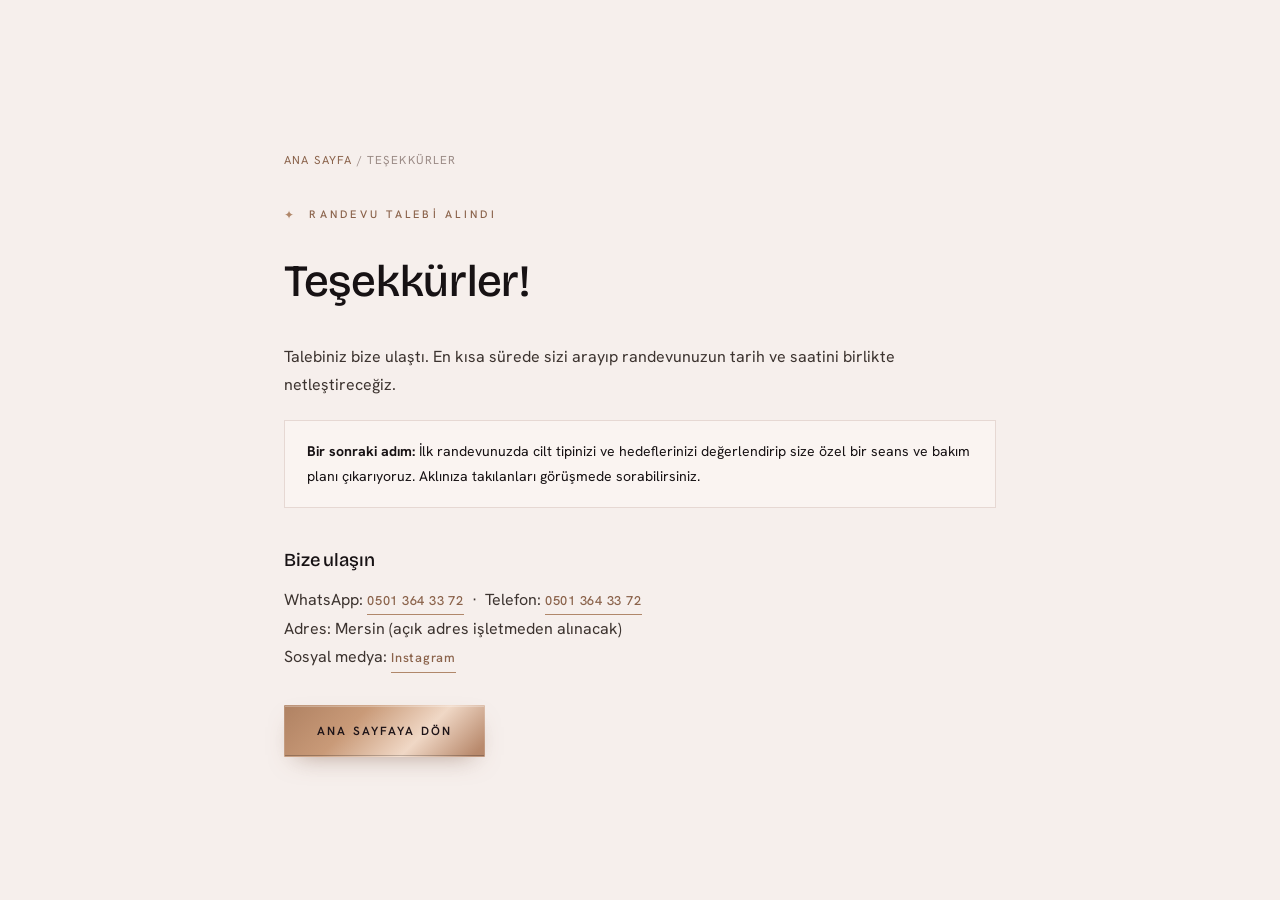
<file: tesekkurler.html>
<!DOCTYPE html>
<html lang="tr">
<head>
<meta charset="UTF-8">
<meta name="viewport" content="width=device-width, initial-scale=1.0">
<meta name="theme-color" content="#171214">
<title>Teşekkürler | Mersin VIP Estetik Güzellik Merkezi</title>
<meta name="description" content="Randevu talebiniz için teşekkürler. En kısa sürede sizi arayacağız.">
<meta name="robots" content="noindex, follow">
<link rel="icon" href="data:image/svg+xml,%3Csvg xmlns='http://www.w3.org/2000/svg' viewBox='0 0 100 100'%3E%3Crect width='100' height='100' rx='6' fill='%23171214'/%3E%3Ctext x='50' y='62' font-family='Georgia,serif' font-weight='600' font-size='38' fill='%23f0d8c6' text-anchor='middle'%3EMV%3C/text%3E%3C/svg%3E">
<link rel="preconnect" href="https://fonts.googleapis.com">
<link rel="preconnect" href="https://fonts.gstatic.com" crossorigin>
<link rel="stylesheet" href="styles.css?v=2">
</head>
<body>
<main class="subpage">
  <nav class="breadcrumb" aria-label="Sayfa yolu"><a href="index.html">Ana Sayfa</a> / Teşekkürler</nav>
  <p class="eyebrow"><span class="diamond">✦</span> Randevu Talebi Alındı</p>
  <h1>Teşekkürler!</h1>
  <p>Talebiniz bize ulaştı. En kısa sürede sizi arayıp randevunuzun tarih ve saatini birlikte netleştireceğiz.</p>

  <div class="notice">
    <strong>Bir sonraki adım:</strong> İlk randevunuzda cilt tipinizi ve hedeflerinizi değerlendirip size özel bir seans ve bakım planı çıkarıyoruz. Aklınıza takılanları görüşmede sorabilirsiniz.
  </div>

  <h2>Bize ulaşın</h2>
  <p>
    WhatsApp: <a class="link-gold" href="https://wa.me/905013643372" target="_blank" rel="noopener">0501 364 33 72</a> &nbsp;·&nbsp; Telefon: <a class="link-gold" href="tel:+905013643372">0501 364 33 72</a><br>
    Adres: Mersin (açık adres işletmeden alınacak)<br>
    Sosyal medya: <a class="link-gold" href="https://www.instagram.com/mersinvipestetikguzellik/" target="_blank" rel="noopener">Instagram</a>
  </p>

  <p style="margin-top:2em;"><a class="btn btn-gold" href="index.html">Ana Sayfaya Dön</a></p>
</main>
</body>
</html>
</file>
<file: styles.css>
/* ===========================================================
   Mersin VIP Estetik Güzellik Merkezi — "Rose Noir" (Mersin · lazer epilasyon & VIP güzellik merkezi)
   Premium & lüks: sıcak erik-siyahı zemin + rose gold (gül altını)
   metalik + toz pembe vurgular + sıcak kemik beyazı.
   Bricolage Grotesque + Hanken Grotesk. İmza: ince rose gold çizgi + ✦ + "DÜ" monogram
   =========================================================== */

@import url('https://fonts.googleapis.com/css2?family=Bricolage+Grotesque:opsz,wght@12..96,400;12..96,500;12..96,600;12..96,700&family=Hanken+Grotesk:ital,wght@0,300;0,400;0,500;0,600;1,400&display=swap');

:root{
  /* ---- Palet: erik-siyahı + kemik beyazı + rose gold + toz pembe ---- */
  --noir: #0e0a0c;        /* en koyu ton — veil, en derin bölümler */
  --onyx: #171214;        /* sıcak erik near-black */
  --espresso: #241b20;
  --ivory: #f6efec;       /* sıcak kemik beyazı, hafif rosé */
  --paper: #faf4f1;
  --line: #e6d8d3;
  --muted: #9a8a85;
  --ink-soft: #3c332f;
  --rose: #c58f88;        /* toz pembe — küçük vurgular */
  --gold: #b0876a;        /* rose gold (açık zemin üstü orta) */
  --gold-deep: #8a624a;   /* açık zeminde metin/link için koyu rose gold */
  --gold-light: #d9ac8e;  /* koyu zeminde rose gold */
  --gold-shine: #f0d8c6;  /* metalik parıltı tepe noktası */
  --gold-gilt: linear-gradient(135deg, #9c6f52 0%, #c99a78 34%, #f0d8c6 52%, #b98a6d 68%, #8a5f45 100%);

  --font-display: 'Bricolage Grotesque', 'Segoe UI', system-ui, sans-serif;
  --font-body: 'Hanken Grotesk', -apple-system, BlinkMacSystemFont, 'Segoe UI', sans-serif;

  --container: 1180px;
  --pad: 24px;
}

:root[data-theme="dark"]{
  --onyx: #100c0e;
  --ivory: #171214;
  --paper: #1d161a;
  --line: #38302f;
  --muted: #9c8c87;
  --ink-soft: #ded3ce;
}

*, *::before, *::after{ box-sizing: border-box; }
html{ scroll-behavior: smooth; }
body{
  margin: 0; background: var(--ivory); color: var(--onyx);
  font-family: var(--font-body); font-weight: 400; line-height: 1.75;
  -webkit-font-smoothing: antialiased; overflow-x: hidden;
}
h1,h2,h3,h4{ font-family: var(--font-display); font-weight: 500; margin: 0 0 .5em; color: var(--onyx); letter-spacing: -.006em; font-optical-sizing: auto; }
.section-title,.sh-title{ text-wrap: balance; }
p{ margin: 0 0 1em; color: var(--ink-soft); }
a{ color: inherit; text-decoration: none; }
ul,ol{ list-style: none; margin: 0; padding: 0; }
img{ max-width: 100%; display: block; }
button{ font-family: inherit; }
em{ font-style: italic; }

.container{ max-width: var(--container); margin: 0 auto; padding: 0 var(--pad); }
.section{ padding: 118px 0; }
.section-alt{ background: var(--paper); }

/* ---------- İmza öğeler: eyebrow + elmas + monogram ayraç ---------- */
.eyebrow{
  display: inline-flex; align-items: center; gap: 12px; font-size: .68rem; letter-spacing: .3em;
  text-transform: uppercase; color: var(--gold-deep); font-weight: 500; margin: 0 0 18px;
}
.eyebrow-light{ color: var(--gold-light); }
.diamond{ color: var(--gold); font-size: .72rem; line-height: 1; transform: translateY(0); }
.eyebrow-light .diamond{ color: var(--gold-light); }

.monogram-divider{
  display: flex; align-items: center; justify-content: center; gap: 22px;
  max-width: 420px; margin: 0 auto; padding: 0 var(--pad);
}
.monogram-divider span{ flex: 1; height: 1px; background: linear-gradient(90deg, transparent, var(--line), transparent); }
.monogram-divider b{
  font-family: var(--font-display); font-weight: 600; font-size: .95rem; letter-spacing: .18em;
  color: var(--gold-deep);
}

/* ---------- Section head ---------- */
.section-head{ max-width: 660px; margin: 0 auto 66px; text-align: center; }
.section-head.split{
  display: flex; align-items: flex-end; justify-content: space-between; gap: 34px;
  flex-wrap: wrap; text-align: left; margin: 0 0 60px; max-width: none;
}
.section-title{ font-size: clamp(2rem, 3.8vw, 3.1rem); line-height: 1.12; }
.section-lead{ margin: 14px auto 0; max-width: 540px; font-size: 1rem; color: var(--ink-soft); }
.section-note{ max-width: 330px; margin: 0; font-size: .92rem; color: var(--muted); }

/* ---------- Buttons ---------- */
.btn{
  display: inline-flex; align-items: center; justify-content: center; gap: 10px;
  padding: 15px 32px; font-size: .74rem; font-weight: 500; letter-spacing: .18em;
  text-transform: uppercase; cursor: pointer; border: 1px solid transparent;
  transition: background .28s ease, color .28s ease, border-color .28s ease; border-radius: 1px;
}
.btn-gold{
  background: var(--gold-gilt); background-size: 180% 180%; background-position: 30% 50%;
  color: #1e1418; border-color: rgba(255,255,255,.14); font-weight: 600;
  box-shadow: inset 0 1px 0 rgba(255,255,255,.28), inset 0 -1px 0 rgba(0,0,0,.22), 0 10px 26px -12px rgba(120,80,60,.55);
  transition: background-position .5s ease, box-shadow .3s ease, transform .3s cubic-bezier(.2,.8,.2,1);
}
.btn-gold:hover{ background-position: 70% 50%; box-shadow: inset 0 1px 0 rgba(255,255,255,.35), inset 0 -1px 0 rgba(0,0,0,.28), 0 14px 32px -12px rgba(120,80,60,.7); }
.btn-dark{ background: var(--onyx); color: var(--ivory); border-color: var(--onyx); }
.btn-dark:hover{ background: var(--espresso); }
.btn-ghost{ background: transparent; color: var(--onyx); border-color: var(--onyx); }
.btn-ghost:hover{ background: var(--onyx); color: var(--ivory); }
.btn-ghost-light{ background: transparent; color: var(--ivory); border-color: rgba(246,239,236,.4); }
.btn-ghost-light:hover{ border-color: var(--gold-light); color: var(--gold-light); }
.btn-block{ width: 100%; }

.link-gold{
  display: inline-flex; align-items: center; gap: 8px; font-size: .8rem; font-weight: 500;
  letter-spacing: .06em; color: var(--gold-deep); border-bottom: 1px solid var(--gold);
  padding-bottom: 2px;
}
.link-gold:hover{ color: var(--onyx); border-color: var(--onyx); }

/* ===========================================================
   AÇILIŞ EFEKTİ (LOADER)
   Fildişi ekran → altın "NK" monogram halkası çizilir, marka adı
   ve altın çizgi belirir → ekran ortadan ikiye ayrılıp açılır.
   JS yoksa <noscript> ile gizlenir; reduced-motion'da yalnızca solar.
   =========================================================== */
.loader{ position: fixed; inset: 0; z-index: 999; pointer-events: none; }
.loader-panel{
  position: fixed; left: 0; right: 0; height: 50%; background: var(--ivory);
  transition: transform .6s cubic-bezier(.76,0,.24,1);
}
.loader-panel-top{ top: 0; border-bottom: 1px solid rgba(210,170,150,.30); }
.loader-panel-bottom{ bottom: 0; }
.loader.is-open .loader-panel-top{ transform: translateY(-100%); }
.loader.is-open .loader-panel-bottom{ transform: translateY(100%); }

.loader-inner{
  position: fixed; top: 50%; left: 50%; z-index: 1;
  display: flex; flex-direction: column; align-items: center; gap: 16px;
  transform: translate(-50%,-50%);
}
.loader-monogram{ color: var(--gold); opacity: 0; transform: scale(.9) rotate(-8deg); transition: opacity .5s ease, transform .6s cubic-bezier(.22,.68,0,1); }
.loader-ring{ stroke-dasharray: 352; stroke-dashoffset: 352; transition: stroke-dashoffset 1s ease .1s; }
.loader-word{
  font-family: var(--font-body); font-size: .72rem; font-weight: 500; letter-spacing: .42em;
  text-indent: .42em; color: var(--espresso); opacity: 0; transform: translateY(8px);
  transition: opacity .5s ease .15s, transform .5s ease .15s;
}
.loader-line{ width: 0; height: 1px; background: var(--gold); transition: width .6s ease .25s; }
.loader.is-ready .loader-monogram{ opacity: 1; transform: none; }
.loader.is-ready .loader-ring{ stroke-dashoffset: 0; }
.loader.is-ready .loader-word{ opacity: 1; transform: none; }
.loader.is-ready .loader-line{ width: 54px; }
.loader.is-open .loader-inner{ opacity: 0; transition: opacity .25s ease; }
.loader.is-hidden{ display: none; }

@media (prefers-reduced-motion: reduce){
  .loader-panel{ transition: opacity .3s ease; }
  .loader.is-open .loader-panel-top,
  .loader.is-open .loader-panel-bottom{ transform: none; opacity: 0; }
  .loader-monogram,.loader-word,.loader-line,.loader-ring{ transition: none; }
  .loader.is-ready .loader-line{ width: 54px; }
}

/* ---------- Skip link ---------- */
.skip-link{ position: absolute; left: -999px; top: 0; background: var(--gold-deep); color: #fff; padding: 12px 20px; z-index: 1000; font-weight: 600; letter-spacing: .05em; }
.skip-link:focus{ left: 0; }

/* ===========================================================
   HEADER — ortada logotip, iki yanda menü
   =========================================================== */
.header{ position: fixed; inset: 0 0 auto 0; z-index: 80; transition: background .35s ease, box-shadow .35s ease; }
/* Üstteki yazılar (logo + hamburger) parlak hero/görsel üzerinde de okunsun diye
   header arkasına koyu bir degrade perde; sayfa kayınca (.scrolled) kaybolur. */
.header::before{ content:''; position:absolute; inset:0 0 -18px 0; z-index:-1; pointer-events:none;
  background: linear-gradient(180deg, rgba(12,8,10,.66) 0%, rgba(12,8,10,.32) 58%, rgba(12,8,10,0) 100%);
  transition: opacity .35s ease; }
.header.scrolled::before{ opacity:0; }
/* Kaydırmadan önce (hero üstünde) yazılara ek okunabilirlik payı */
.header:not(.scrolled) .logo-name,
.header:not(.scrolled) .logo-sub,
.header:not(.scrolled) .nav a,
.header:not(.scrolled) .header-phone{ text-shadow: 0 1px 10px rgba(0,0,0,.45); }
.header.scrolled{ background: rgba(250,244,241,.985); backdrop-filter: blur(10px); box-shadow: 0 1px 0 var(--line); }
:root[data-theme="dark"] .header.scrolled{ background: rgba(29,22,26,.985); }
@media (prefers-color-scheme: dark){ :root:not([data-theme="light"]) .header.scrolled{ background: rgba(29,22,26,.985); } }
.header-inner{
  max-width: var(--container); margin: 0 auto; padding: 22px var(--pad);
  display: flex; align-items: center; gap: 20px; transition: padding .3s ease;
}
.header.scrolled .header-inner{ padding-top: 14px; padding-bottom: 14px; }
.header-side{ flex: 1 1 0; display: flex; align-items: center; gap: 26px; min-width: 0; }
.header-side-right{ justify-content: flex-end; }
.logo{ flex: 0 0 auto; }

.logo{ text-align: center; display: flex; flex-direction: column; align-items: center; line-height: 1; }
.logo-name{ font-family: var(--font-display); font-weight: 600; font-size: 1.5rem; letter-spacing: .22em; text-indent: .22em; color: var(--ivory); transition: color .35s ease; }
.logo-sub{ font-size: .56rem; font-weight: 500; letter-spacing: .32em; text-indent: .32em; text-transform: uppercase; color: var(--gold-light); margin-top: 5px; transition: color .35s ease; }
.header.scrolled .logo-name{ color: var(--onyx); }
.header.scrolled .logo-sub{ color: var(--gold-deep); }

.nav{ display: none; gap: 30px; font-size: .68rem; font-weight: 500; letter-spacing: .18em; text-transform: uppercase; }
.nav-right{ justify-content: flex-end; }
@media (min-width: 1000px){ .nav{ display: flex; } }
.nav a{ position: relative; padding-bottom: 3px; color: rgba(246,239,236,.8); transition: color .35s ease; }
.nav a::after{ content: ''; position: absolute; left: 0; bottom: 0; width: 0; height: 1px; background: var(--gold-light); transition: width .28s ease; }
.nav a:hover{ color: #fff; }
.nav a:hover::after{ width: 100%; }
.header.scrolled .nav a{ color: var(--ink-soft); }
.header.scrolled .nav a:hover{ color: var(--onyx); }
.header.scrolled .nav a::after{ background: var(--gold); }

.header-phone{ display: none; }
@media (min-width: 1160px){
  .header-phone{
    display: inline-block; flex: 0 0 auto; margin-left: 10px; white-space: nowrap;
    font-size: .72rem; font-weight: 500; letter-spacing: .06em; color: var(--ivory);
    border: 1px solid rgba(246,239,236,.4); padding: 9px 15px; border-radius: 1px; transition: color .35s ease, border-color .35s ease;
  }
  .header-phone:hover{ border-color: var(--gold-light); color: var(--gold-light); }
  .header.scrolled .header-phone{ color: var(--onyx); border-color: var(--line); }
  .header.scrolled .header-phone:hover{ border-color: var(--gold); color: var(--gold-deep); }
}

.nav-toggle{
  display: inline-flex; width: 40px; height: 40px; align-items: center; justify-content: center;
  background: none; border: 1px solid rgba(246,239,236,.35); border-radius: 50%; color: var(--ivory); justify-self: start;
  transition: color .35s ease, border-color .35s ease;
}
.header.scrolled .nav-toggle{ border-color: var(--line); color: var(--onyx); }
@media (min-width: 1000px){ .nav-toggle{ display: none; } }

.nav-mobile{
  position: fixed; inset: 0; z-index: 90; background: var(--ivory); padding: 104px 32px 40px;
  display: flex; flex-direction: column; gap: 8px; font-family: var(--font-display); font-size: 1.6rem;
  transform: translateX(100%); transition: transform .38s cubic-bezier(.76,0,.24,1);
}
.nav-mobile.open{ transform: translateX(0); }
.nav-mobile a{ padding: 12px 0; border-bottom: 1px solid var(--line); color: var(--onyx); }
.nav-mobile a:last-child{ border: 0; }
.nav-mobile .nav-mobile-cta{
  margin-top: 18px; font-family: var(--font-body); font-size: .78rem; font-weight: 600;
  letter-spacing: .16em; text-transform: uppercase; text-align: center; background: var(--gold-gilt);
  color: #1e1418; padding: 16px; border-radius: 1px; box-shadow: inset 0 1px 0 rgba(255,255,255,.25);
}
.nav-mobile .close-btn{
  position: absolute; top: 24px; right: 24px; width: 42px; height: 42px; border-radius: 50%;
  border: 1px solid var(--line); background: none; font-family: var(--font-body); font-size: 1rem; color: var(--onyx);
}

/* ===========================================================
   HERO — tek ekran yüksekliğinde, otomatik görsel geçişli
   (zorunlu uzun scroll YOK; arka plan görselleri kendiliğinden
    yumuşak crossfade + hafif Ken Burns ile değişir)
   =========================================================== */
.scrollhero{ position: relative; background: var(--onyx); }
.sh-stage{
  position: relative; min-height: 100vh; overflow: hidden;
  display: flex; align-items: center; color: var(--ivory);
  padding: 130px 0 108px;
}
.sh-bg{ position: absolute; inset: 0; z-index: 0; background: var(--onyx); }
.sh-layer{
  position: absolute; inset: 0; background-size: cover; background-position: right center;
  opacity: 0; transition: opacity 1.2s ease;
}
.sh-layer.is-active{ opacity: 1; }
@media (max-width: 900px){ .sh-layer{ background-position: 78% top; } }
.sh-veil{
  position: absolute; inset: 0; z-index: 1;
  background:
    linear-gradient(90deg, rgba(20,13,17,.92) 0%, rgba(20,13,17,.68) 30%, rgba(20,13,17,.26) 58%, rgba(20,13,17,.05) 92%),
    linear-gradient(0deg, rgba(20,13,17,.84) 0%, rgba(20,13,17,.06) 46%);
}
@media (max-width: 900px){
  .sh-veil{ background: linear-gradient(0deg, rgba(18,11,15,.95) 4%, rgba(18,11,15,.56) 44%, rgba(18,11,15,.44) 100%); }
}
.hero-lines{ display: none; }
.hero-grain{
  position: absolute; inset: 0; z-index: 2; opacity: .5; pointer-events: none;
  background-image: url('data:image/svg+xml;utf8,<svg xmlns="http://www.w3.org/2000/svg" width="600" height="600"><filter id="n"><feTurbulence type="fractalNoise" baseFrequency="0.014" numOctaves="3" seed="7" result="noise"/><feColorMatrix in="noise" type="matrix" values="0 0 0 0 0.85  0 0 0 0 0.72  0 0 0 0 0.48  0 0 0 0.045 0"/></filter><rect width="100%25" height="100%25" filter="url(%23n)"/></svg>');
  background-size: 600px 600px;
}

.sh-content{ position: relative; z-index: 3; max-width: 820px; }
.sh-eyebrow{ opacity: 0; filter: blur(10px); transform: translateY(10px); transition: opacity .7s ease, filter .7s ease, transform .7s ease; }
.sh-title{
  font-family: var(--font-display); font-weight: 500; color: var(--ivory);
  font-size: clamp(2.9rem, 6.6vw, 5.6rem); line-height: 1.03; margin: 0 0 .34em; letter-spacing: .005em;
}
.sh-title .line{ display: block; overflow: hidden; padding-bottom: .04em; }
.sh-title .line > span{ display: block; transform: translateY(115%); transition: transform .9s cubic-bezier(.16,1,.3,1); }
.sh-title em{ font-style: italic; }
.sh-sub{ max-width: 34rem; font-size: 1.08rem; color: rgba(246,239,236,.74); opacity: 0; transform: translateY(16px); transition: opacity .7s ease .1s, transform .7s ease .1s; }
.sh-actions{ display: flex; flex-wrap: wrap; gap: 15px; margin: 32px 0 42px; opacity: 0; transform: translateY(16px); transition: opacity .7s ease .2s, transform .7s ease .2s; }
.hero-actions{ display: flex; flex-wrap: wrap; gap: 15px; }
.sh-trust{ display: flex; align-items: center; gap: 26px; flex-wrap: wrap; padding-top: 24px; border-top: 1px solid rgba(246,239,236,.16); opacity: 0; transform: translateY(16px); transition: opacity .7s ease .3s, transform .7s ease .3s; }
.hero-trust{ display: flex; align-items: center; gap: 26px; flex-wrap: wrap; }
.trust-item{ display: flex; flex-direction: column; gap: 3px; }
.trust-item strong{ font-family: var(--font-display); font-weight: 600; font-size: 1.6rem; color: var(--gold-light); line-height: 1; }
.trust-item span{ font-size: .68rem; letter-spacing: .12em; text-transform: uppercase; color: rgba(246,239,236,.55); }
.trust-sep{ width: 1px; height: 34px; background: rgba(246,239,236,.16); }

/* giriş animasyonu tetiği */
.sh-stage.is-in .sh-eyebrow,
.sh-stage.is-in .sh-sub,
.sh-stage.is-in .sh-actions,
.sh-stage.is-in .sh-trust{ opacity: 1; filter: none; transform: none; }
.sh-stage.is-in .sh-title .line > span{ transform: none; }
.sh-stage.is-in .sh-title .line:nth-child(2) > span{ transition-delay: .12s; }

/* altın shimmer — vurgu kelime */
.shimmer{
  background: linear-gradient(100deg, var(--gold-light) 18%, var(--gold-shine) 40%, #fff6e6 50%, var(--gold-shine) 60%, var(--gold-light) 82%);
  background-size: 220% 100%;
  -webkit-background-clip: text; background-clip: text; color: transparent;
  animation: shimmer 5.5s linear infinite;
}
@keyframes shimmer{ to{ background-position: -220% 0; } }

/* aşağı-kaydır ipucu */
.sh-hint{ position: absolute; left: 50%; bottom: 26px; transform: translateX(-50%); z-index: 4; display: flex; flex-direction: column; align-items: center; gap: 10px; }
.sh-hint-word{ font-size: .58rem; letter-spacing: .28em; text-transform: uppercase; color: rgba(246,239,236,.55); }
.sh-hint-line{ width: 1px; height: 42px; background: linear-gradient(var(--gold-light), transparent); animation: scrollpulse 2.4s ease-in-out infinite; }
@keyframes scrollpulse{ 0%,100%{ opacity: .3; transform: scaleY(.55); transform-origin: top; } 50%{ opacity: 1; transform: scaleY(1); } }

@media (max-width: 900px){
  .sh-stage{ min-height: 100dvh; padding: 104px 0 78px; }
  .sh-hint{ display: none; }
}
@media (max-width: 480px){
  .sh-eyebrow{ letter-spacing: .16em; font-size: .6rem; gap: 9px; margin-bottom: 14px; }
  .sh-title{ font-size: clamp(2.4rem, 10vw, 3.1rem); margin-bottom: .28em; }
  .sh-sub{ font-size: .96rem; line-height: 1.6; }
  .sh-actions{ margin: 22px 0 26px; gap: 12px; }
  .sh-actions .btn{ width: 100%; }
  .sh-trust{ gap: 16px 20px; padding-top: 18px; }
  .trust-item strong{ font-size: 1.3rem; }
  .trust-sep{ display: none; }
}

/* JS yoksa / reduced-motion: içerik tam görünür */
.no-js .sh-title .line > span,
.no-js .sh-eyebrow, .no-js .sh-sub, .no-js .sh-actions, .no-js .sh-trust{ opacity: 1; transform: none; filter: none; }
@media (prefers-reduced-motion: reduce){
  .sh-layer{ transition: opacity 1.5s ease; transform: none; }
  .sh-layer.is-active{ transform: none; }
  .sh-title .line > span{ transform: none; transition: none; }
  .sh-eyebrow, .sh-sub, .sh-actions, .sh-trust{ opacity: 1; transform: none; filter: none; transition: none; }
  .shimmer{ animation: none; }
  .sh-hint-line{ animation: none; }
}

/* ===========================================================
   HİZMETLER — çift sütun menü listesi (ikon-kart değil)
   =========================================================== */
.menu{ display: grid; grid-template-columns: 1fr 1fr; gap: 0 56px; max-width: 980px; margin: 0 auto; }
.menu-row{ display: grid; grid-template-columns: 34px 1fr; gap: 16px; align-items: baseline; padding: 26px 0; border-bottom: 1px solid var(--line); }
.menu-col:first-child .menu-row:first-child,
.menu-col:last-child .menu-row:first-child{ border-top: 1px solid var(--line); }
.menu-idx{ font-family: var(--font-display); font-style: italic; font-size: 1.15rem; color: var(--gold); }
.menu-body h3{ font-size: 1.28rem; margin-bottom: 5px; }
.menu-body p{ margin: 0; font-size: .88rem; color: var(--muted); }
.menu-row{ transition: padding-left .28s ease; }
.menu-row:hover{ padding-left: 8px; }
.menu-note{ text-align: center; margin-top: 40px; font-size: .92rem; color: var(--muted); }

@media (max-width: 820px){
  .menu{ grid-template-columns: 1fr; gap: 0; }
  .menu-col:last-child .menu-row:first-child{ border-top: 0; }
}

/* ===========================================================
   GELİN HAZIRLIĞI — 4 adım
   =========================================================== */
.steps{ display: grid; grid-template-columns: repeat(4, 1fr); gap: 28px; counter-reset: none; }
.step{ padding: 32px 24px; background: var(--ivory); border: 1px solid var(--line); position: relative; }
.section-alt .step{ background: var(--paper); }
.step-no{ font-family: var(--font-display); font-style: italic; font-size: 2rem; color: var(--gold); display: block; margin-bottom: 14px; }
.step h3{ font-size: 1.18rem; margin-bottom: 8px; }
.step p{ margin: 0; font-size: .88rem; color: var(--muted); }
@media (max-width: 900px){ .steps{ grid-template-columns: 1fr 1fr; } }
@media (max-width: 560px){ .steps{ grid-template-columns: 1fr; } }

/* ===========================================================
   ÇALIŞMALAR / LOOKBOOK — tipografik altın çerçeveli kartlar
   =========================================================== */
.lookbook{ display: grid; grid-template-columns: repeat(4, 1fr); gap: 22px; }
.look-card{
  position: relative; aspect-ratio: 3/4; display: flex; flex-direction: column; justify-content: space-between;
  padding: 24px; background: linear-gradient(160deg, var(--espresso), var(--onyx)); color: var(--ivory);
  overflow: hidden; transition: transform .35s ease;
}
.look-card:hover{ transform: translateY(-6px); }
.look-photo{ position: absolute; inset: 0; width: 100%; height: 100%; object-fit: cover; z-index: 0; transition: transform .7s ease; }
.look-card:has(.look-photo)::after{ content: ''; position: absolute; inset: 0; z-index: 0; background: linear-gradient(180deg, rgba(15,9,13,.06) 0%, rgba(15,9,13,.12) 40%, rgba(15,9,13,.55) 78%, rgba(15,9,13,.82) 100%); }
.look-card:hover .look-photo{ transform: scale(1.06); }
.look-corner{ position: absolute; z-index: 1; width: 22px; height: 22px; border: 1px solid var(--gold-light); opacity: .8; }
.look-corner.tl{ top: 12px; left: 12px; border-right: 0; border-bottom: 0; }
.look-corner.br{ bottom: 12px; right: 12px; border-left: 0; border-top: 0; }
.look-kicker{ font-family: var(--font-display); font-style: italic; color: var(--gold-light); font-size: 1rem; position: relative; z-index: 1; }
.look-word{ font-family: var(--font-display); font-size: 1.9rem; line-height: 1.1; color: var(--ivory); position: relative; z-index: 1; margin-top: auto; }
.look-go{ font-size: .64rem; letter-spacing: .16em; text-transform: uppercase; color: rgba(246,239,236,.6); margin-top: 14px; position: relative; z-index: 1; transition: color .28s ease; }
.look-card:hover .look-go{ color: var(--gold-light); }
@media (max-width: 900px){ .lookbook{ grid-template-columns: 1fr 1fr; } }
@media (max-width: 460px){ .lookbook{ grid-template-columns: 1fr; } }

.ig-callout{
  margin-top: 46px; padding: 34px 38px; border: 1px solid var(--line); background: var(--paper);
  display: flex; align-items: center; justify-content: space-between; gap: 26px; flex-wrap: wrap;
}
.section .ig-callout{ background: var(--paper); }
.ig-text{ margin: 0; max-width: 460px; font-size: .95rem; }

/* ===========================================================
   EKİP
   =========================================================== */
.team{ display: grid; grid-template-columns: 1fr 1fr; gap: 28px; max-width: 900px; margin: 0 auto; }
.team-card{ padding: 40px 34px; border: 1px solid var(--line); background: var(--ivory); text-align: center; }
.section-alt .team-card{ background: var(--paper); }
.team-avatar{
  width: 74px; height: 74px; border-radius: 50%; margin: 0 auto 20px; display: flex; align-items: center; justify-content: center;
  background: var(--onyx); color: var(--gold-light); font-family: var(--font-display); font-weight: 600; font-size: 1.4rem; letter-spacing: .06em;
}
.team-card h3{ font-size: 1.35rem; margin-bottom: 4px; }
.team-role{ font-size: .66rem; letter-spacing: .2em; text-transform: uppercase; color: var(--gold-deep); margin-bottom: 14px; }
.team-card p:last-child{ margin: 0; font-size: .88rem; color: var(--muted); }
@media (max-width: 620px){ .team{ grid-template-columns: 1fr; } }

/* ===========================================================
   KONUM
   =========================================================== */
.location-layout{ display: grid; grid-template-columns: 1.25fr .75fr; gap: 26px; align-items: stretch; }
.map-frame{ overflow: hidden; border: 1px solid var(--line); min-height: 360px; filter: grayscale(.25) sepia(.1); }
.map-frame iframe{ width: 100%; height: 100%; min-height: 360px; border: 0; display: block; }
.location-card{ background: var(--ivory); border: 1px solid var(--line); padding: 34px; display: flex; flex-direction: column; gap: 22px; }
.section .location-card{ background: var(--paper); }
.info-item{ display: flex; gap: 14px; align-items: flex-start; font-size: .9rem; color: var(--ink-soft); }
.info-item .icon{ width: 18px; height: 18px; color: var(--gold); margin-top: 4px; flex: none; }
.info-item a:hover{ color: var(--gold-deep); }
.location-card .btn{ margin-top: auto; }
@media (max-width: 900px){ .location-layout{ grid-template-columns: 1fr; } .map-frame{ min-height: 300px; } }

/* ===========================================================
   YORUMLAR / GÜVEN
   =========================================================== */
.trust-grid{ display: grid; grid-template-columns: .8fr 1.2fr; gap: 44px; align-items: center; max-width: 980px; margin: 0 auto; }
.trust-stat{ text-align: center; border: 1px solid var(--line); padding: 46px 30px; background: var(--ivory); }
.section-alt .trust-stat{ background: var(--paper); }
.trust-huge{ font-family: var(--font-display); font-weight: 600; font-size: 3.4rem; line-height: 1; color: var(--gold-deep); margin: 0 0 12px; }
.trust-cap{ font-size: .82rem; color: var(--muted); margin: 0 0 18px; }
.trust-copy p{ font-size: 1rem; }
.trust-copy .btn{ margin-top: 8px; }
@media (max-width: 820px){ .trust-grid{ grid-template-columns: 1fr; gap: 30px; } }

/* ===========================================================
   RANDEVU (koyu bölüm)
   =========================================================== */
.section-dark{ background: var(--onyx); color: var(--ivory); position: relative; overflow: hidden; }
.section-dark::before{
  content: ''; position: absolute; inset: 0; opacity: .45; pointer-events: none;
  background-image: url('data:image/svg+xml;utf8,<svg xmlns="http://www.w3.org/2000/svg" width="600" height="600"><filter id="n2"><feTurbulence type="fractalNoise" baseFrequency="0.013" numOctaves="3" seed="4"/><feColorMatrix type="matrix" values="0 0 0 0 0.85  0 0 0 0 0.72  0 0 0 0 0.48  0 0 0 0.05 0"/></filter><rect width="100%25" height="100%25" filter="url(%23n2)"/></svg>');
  background-size: 600px 600px;
}
.section-dark .container{ position: relative; z-index: 1; }
.section-dark h2{ color: var(--ivory); }
.section-dark p{ color: rgba(246,239,236,.7); }
.appointment-grid{ display: grid; grid-template-columns: .9fr 1.1fr; gap: 58px; align-items: start; }
.direct-link{ display: inline-flex; align-items: center; gap: 14px; font-family: var(--font-display); font-style: italic; font-size: 1.7rem; color: var(--ivory); margin-top: 22px; }
.direct-link .icon{ color: var(--gold-light); width: 20px; height: 20px; }
.direct-link:hover{ color: var(--gold-light); }
.direct-note{ display: block; margin-top: 10px; color: rgba(246,239,236,.5); font-size: .82rem; }

.field{ margin-bottom: 24px; }
.field label{ display: block; font-size: .64rem; font-weight: 500; letter-spacing: .18em; text-transform: uppercase; margin-bottom: 10px; color: rgba(246,239,236,.55); }
.field input, .field select, .field textarea{
  width: 100%; padding: 9px 0; border: none; border-bottom: 1px solid rgba(246,239,236,.32);
  background: transparent; color: var(--ivory); font-family: var(--font-body); font-size: .98rem; border-radius: 0;
}
.field select option{ color: #111; }
.field input:focus, .field select:focus, .field textarea:focus{ outline: none; border-color: var(--gold-light); }
.field input::placeholder, .field textarea::placeholder{ color: rgba(246,239,236,.35); }
.field textarea{ resize: vertical; }
.form-grid{ display: grid; grid-template-columns: 1fr 1fr; gap: 0 26px; }
.field.full{ grid-column: 1 / -1; }
.form-success{ display: none; margin-top: 18px; font-size: .88rem; color: var(--gold-light); font-family: var(--font-display); font-style: italic; }
.form-success.show{ display: block; }
.form-success a{ border-bottom: 1px solid currentColor; }
@media (max-width: 860px){ .appointment-grid{ grid-template-columns: 1fr; gap: 40px; } }
@media (max-width: 520px){ .form-grid{ grid-template-columns: 1fr; } }

/* ===========================================================
   SSS
   =========================================================== */
.faq-list{ max-width: 780px; margin: 0 auto; }
.faq-item{ border-bottom: 1px solid var(--line); }
.faq-item:first-child{ border-top: 1px solid var(--line); }
.faq-item summary{ cursor: pointer; list-style: none; padding: 26px 4px; font-family: var(--font-display); font-size: 1.2rem; display: flex; justify-content: space-between; gap: 20px; align-items: center; }
.faq-item summary::-webkit-details-marker{ display: none; }
.faq-item summary::after{ content: '+'; color: var(--gold); font-size: 1.3rem; line-height: 1; flex: none; font-family: var(--font-body); }
.faq-item[open] summary::after{ content: '–'; }
.faq-item p{ padding: 0 4px 26px; margin: 0; max-width: 640px; color: var(--ink-soft); }

/* ===========================================================
   FOOTER
   =========================================================== */
.footer{ background: var(--onyx); color: rgba(246,239,236,.62); padding: 74px 0 30px; }
.footer-inner{ max-width: var(--container); margin: 0 auto; padding: 0 var(--pad); display: grid; grid-template-columns: 1.5fr 1fr 1fr; gap: 44px; }
.footer-logo{ font-family: var(--font-display); font-weight: 600; font-size: 1.5rem; letter-spacing: .2em; color: var(--ivory); margin: 0 0 12px; display: flex; flex-direction: column; }
.footer-logo span{ font-family: var(--font-body); font-size: .56rem; letter-spacing: .3em; text-transform: uppercase; color: var(--gold-light); margin-top: 6px; }
.footer-tagline{ font-size: .88rem; margin-bottom: 16px; max-width: 300px; }
.footer-social{ display: flex; gap: 18px; font-size: .72rem; letter-spacing: .14em; text-transform: uppercase; }
.footer-social a{ color: var(--gold-light); border-bottom: 1px solid transparent; padding-bottom: 2px; }
.footer-social a:hover{ border-color: var(--gold-light); }
.footer-col h5{ color: var(--ivory); font-size: .62rem; letter-spacing: .2em; text-transform: uppercase; margin-bottom: 16px; font-weight: 500; }
.footer-col a{ display: block; margin-bottom: 11px; font-size: .86rem; }
.footer-col a:hover{ color: var(--gold-light); }
.footer-bottom{ max-width: var(--container); margin: 46px auto 0; padding: 24px var(--pad) 0; border-top: 1px solid rgba(246,239,236,.14); display: flex; flex-wrap: wrap; justify-content: space-between; gap: 12px; font-size: .74rem; }
.footer-legal-links{ display: flex; gap: 20px; }
.footer-legal-links a:hover{ color: var(--gold-light); }
@media (max-width: 800px){ .footer-inner{ grid-template-columns: 1fr 1fr; } }
@media (max-width: 520px){ .footer-inner{ grid-template-columns: 1fr; } }

/* ===========================================================
   STICKY MOBİL CTA
   =========================================================== */
.mobile-cta{ position: fixed; left: 0; right: 0; bottom: 0; z-index: 85; display: none; gap: 1px; background: var(--line); }
.mobile-cta a{ flex: 1; text-align: center; padding: 15px; font-size: .74rem; font-weight: 600; letter-spacing: .14em; text-transform: uppercase; background: var(--ivory); color: var(--onyx); }
.mobile-cta .mcta-wa{ background: var(--gold-gilt); color: #1e1418; box-shadow: inset 0 1px 0 rgba(255,255,255,.25); }
@media (max-width: 780px){ .mobile-cta{ display: flex; } body{ padding-bottom: 52px; } }

/* ===========================================================
   REVEAL (scroll geçiş efektleri) — ilerlemeli geliştirme
   .reveal varsayılan GÖRÜNÜR; JS çalışınca .reveal-armed ile
   gizli başlatılır, görünüme girince .in-view eklenir.
   =========================================================== */
.reveal{ transition: opacity .8s cubic-bezier(.22,.68,.14,1), transform .8s cubic-bezier(.22,.68,.14,1), filter .8s ease; transition-delay: calc(var(--stagger, 0) * 85ms); }
.reveal.reveal-armed:not(.in-view){ opacity: 0; transform: translateY(30px); }
.reveal.reveal-armed:not(.in-view).reveal-left{ transform: translate(-32px, 6px); }
.reveal.reveal-armed:not(.in-view).reveal-right{ transform: translate(32px, 6px); }
.reveal.reveal-armed:not(.in-view).reveal-scale{ transform: scale(.95); }
.reveal.reveal-armed:not(.in-view).reveal-blur{ opacity: 0; transform: translateY(18px); filter: blur(14px); }
.reveal.in-view{ opacity: 1; transform: none; filter: none; }

/* Başlık kelime-kelime stagger (21st.dev "text reveal") */
.section-title .w{ display: inline-block; overflow: hidden; vertical-align: top; padding-bottom: .14em; margin-bottom: -.14em; }
.section-title .w > i{ display: inline-block; font-style: inherit; transform: translateY(115%); transition: transform .8s cubic-bezier(.16,1,.3,1); transition-delay: calc(var(--wi, 0) * 55ms); }
.in-view .section-title .w > i,
.section-head.in-view .section-title .w > i{ transform: none; }
[data-title-split] .w > i{ will-change: transform; }

/* Magnetik / yaylı buton hover */
[data-magnetic]{ transition: transform .3s cubic-bezier(.2,.8,.2,1), background .28s ease, color .28s ease, border-color .28s ease; will-change: transform; }

/* İnce marquee şeridi */
.marquee{ overflow: hidden; border-block: 1px solid var(--line); background: var(--paper); padding: 20px 0; }
.marquee-track{ display: flex; gap: 46px; width: max-content; animation: marquee 34s linear infinite; }
.marquee:hover .marquee-track{ animation-play-state: paused; }
.marquee span{ font-family: var(--font-display); font-style: italic; font-size: 1.35rem; color: var(--ink-soft); display: inline-flex; align-items: center; gap: 46px; white-space: nowrap; }
.marquee span::after{ content: '✦'; color: var(--gold); font-size: .62rem; font-style: normal; }
@keyframes marquee{ to{ transform: translateX(-50%); } }
@media (prefers-reduced-motion: reduce){ .marquee-track{ animation: none; } }
@media (prefers-reduced-motion: reduce){
  .reveal, .reveal.reveal-armed{ opacity: 1; transform: none; filter: none; transition: none; }
  .section-title .w > i{ transform: none; transition: none; }
  .hero-scroll span{ animation: none; }
}

/* ===========================================================
   LEGAL / 404 / TEŞEKKÜR sayfaları
   =========================================================== */
.subpage{ padding: 150px var(--pad) 90px; max-width: 760px; margin: 0 auto; }
.breadcrumb{ font-size: .72rem; letter-spacing: .1em; text-transform: uppercase; color: var(--muted); margin-bottom: 30px; }
.breadcrumb a{ color: var(--gold-deep); }
.breadcrumb a:hover{ color: var(--onyx); }
.subpage h1{ font-size: clamp(1.9rem, 4vw, 2.8rem); margin-bottom: .5em; }
.subpage h2{ font-size: 1.15rem; margin-top: 2em; }
.subpage .notice{ background: var(--paper); border: 1px solid var(--line); padding: 18px 22px; font-size: .88rem; margin: 1.5em 0; }
.notfound{ min-height: 78vh; display: flex; flex-direction: column; align-items: center; justify-content: center; text-align: center; padding: 40px 24px; }
.notfound .code{ font-family: var(--font-display); font-style: italic; font-size: 5.5rem; line-height: 1; color: var(--gold); margin: 10px 0 18px; }
.notfound .btn{ margin-top: 24px; }

::selection{ background: var(--gold); color: #fff; }
</file>
